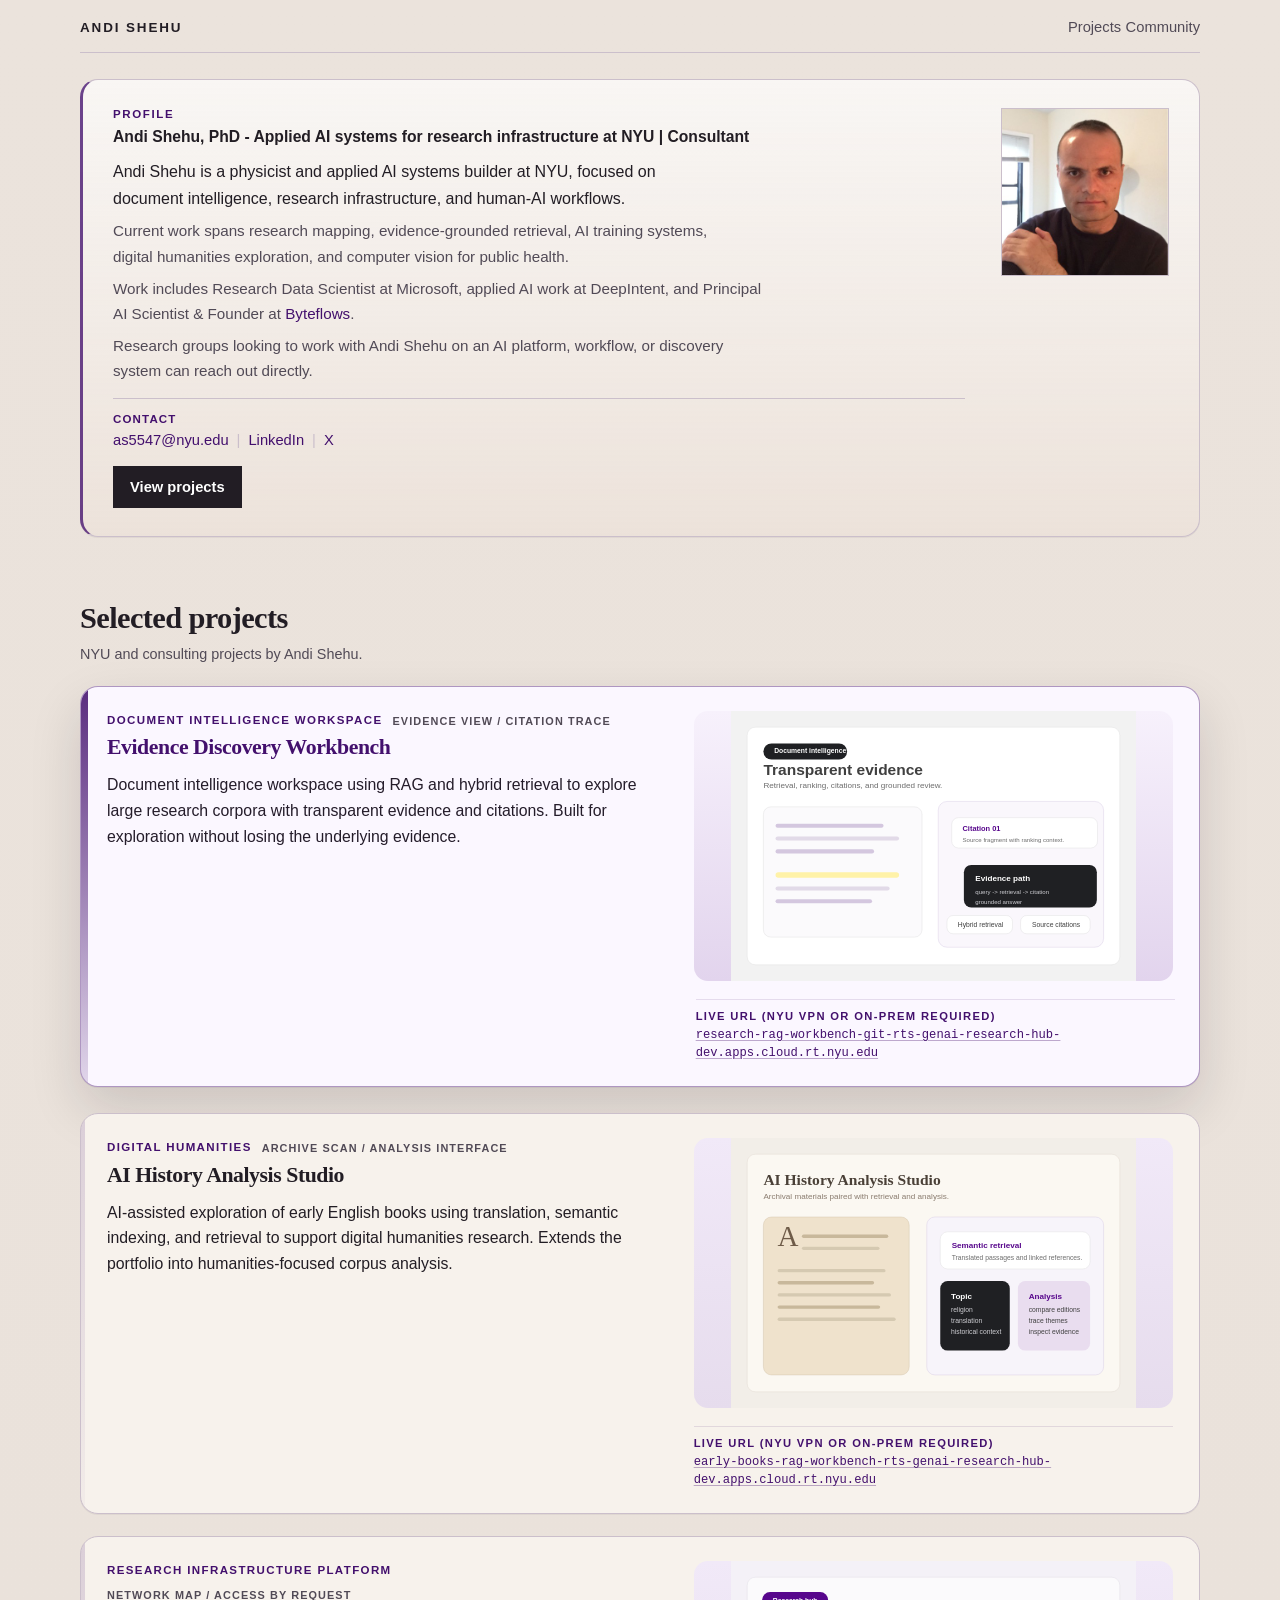
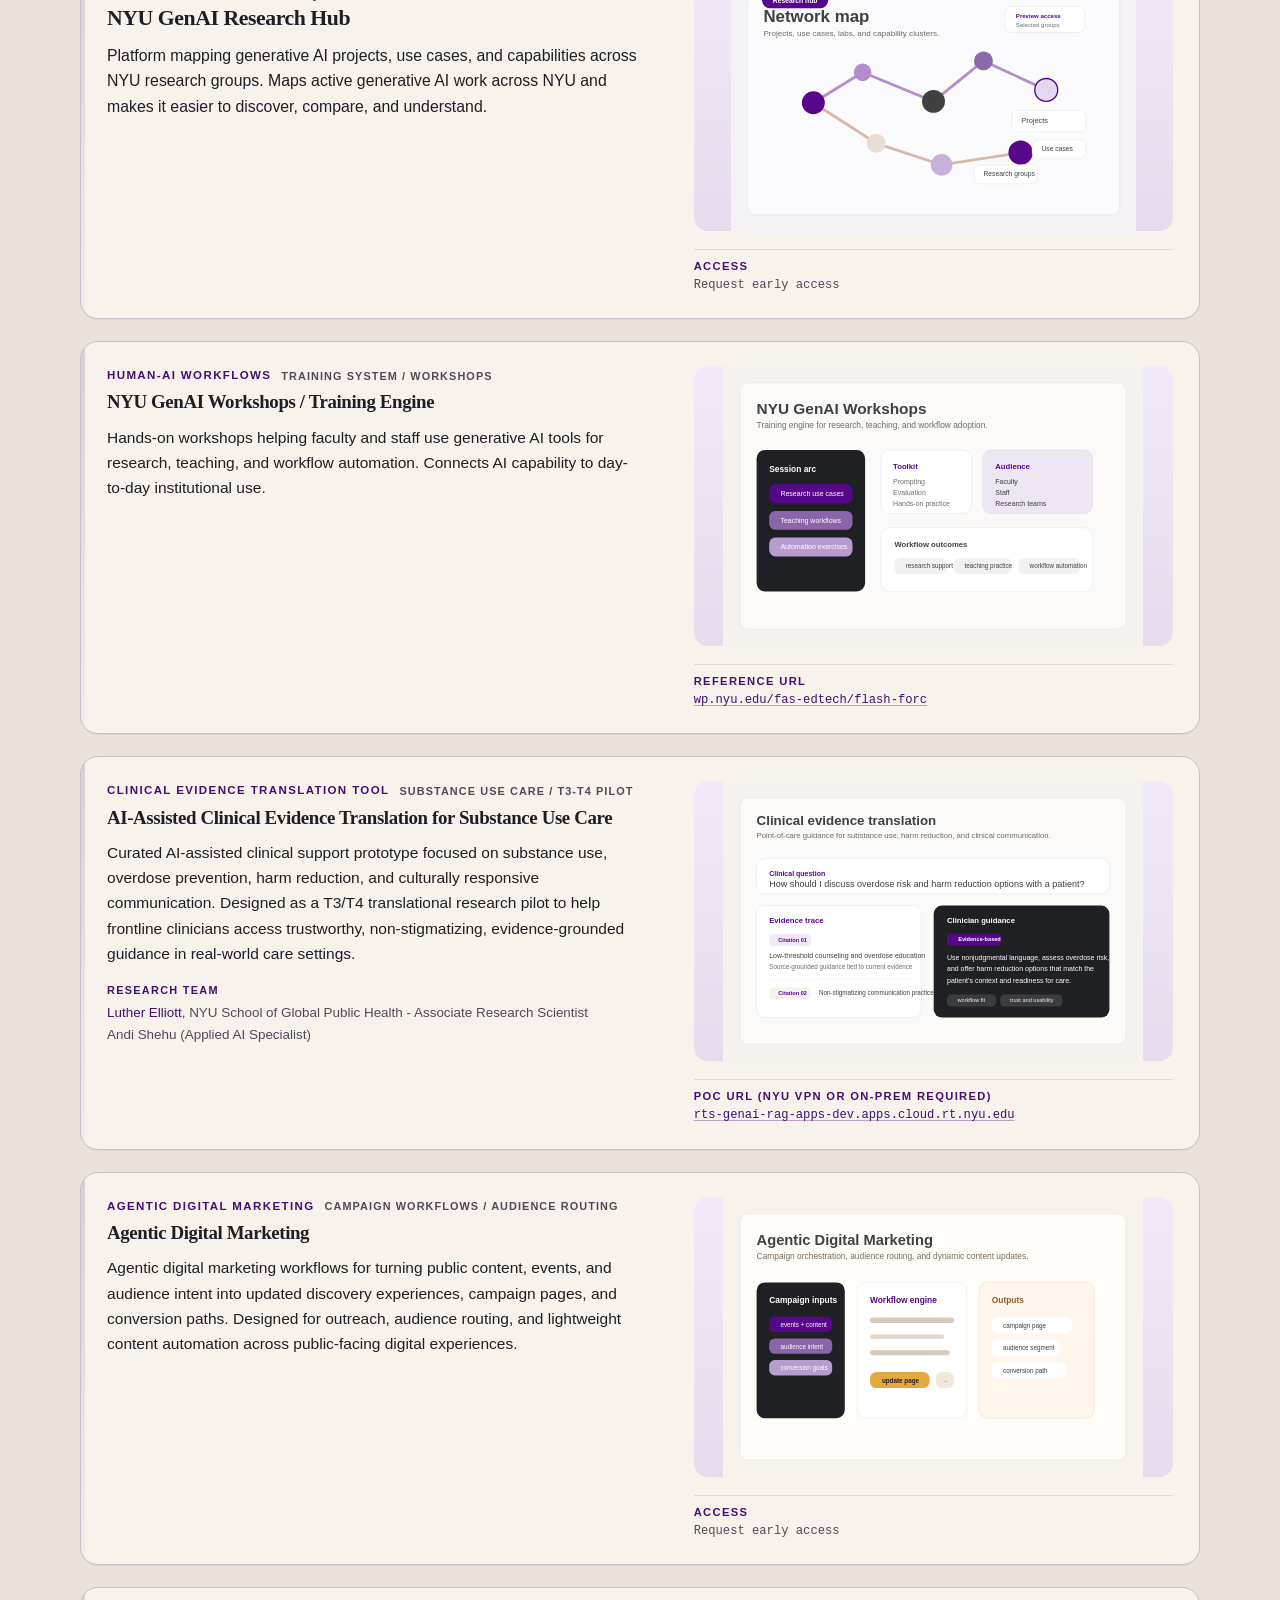
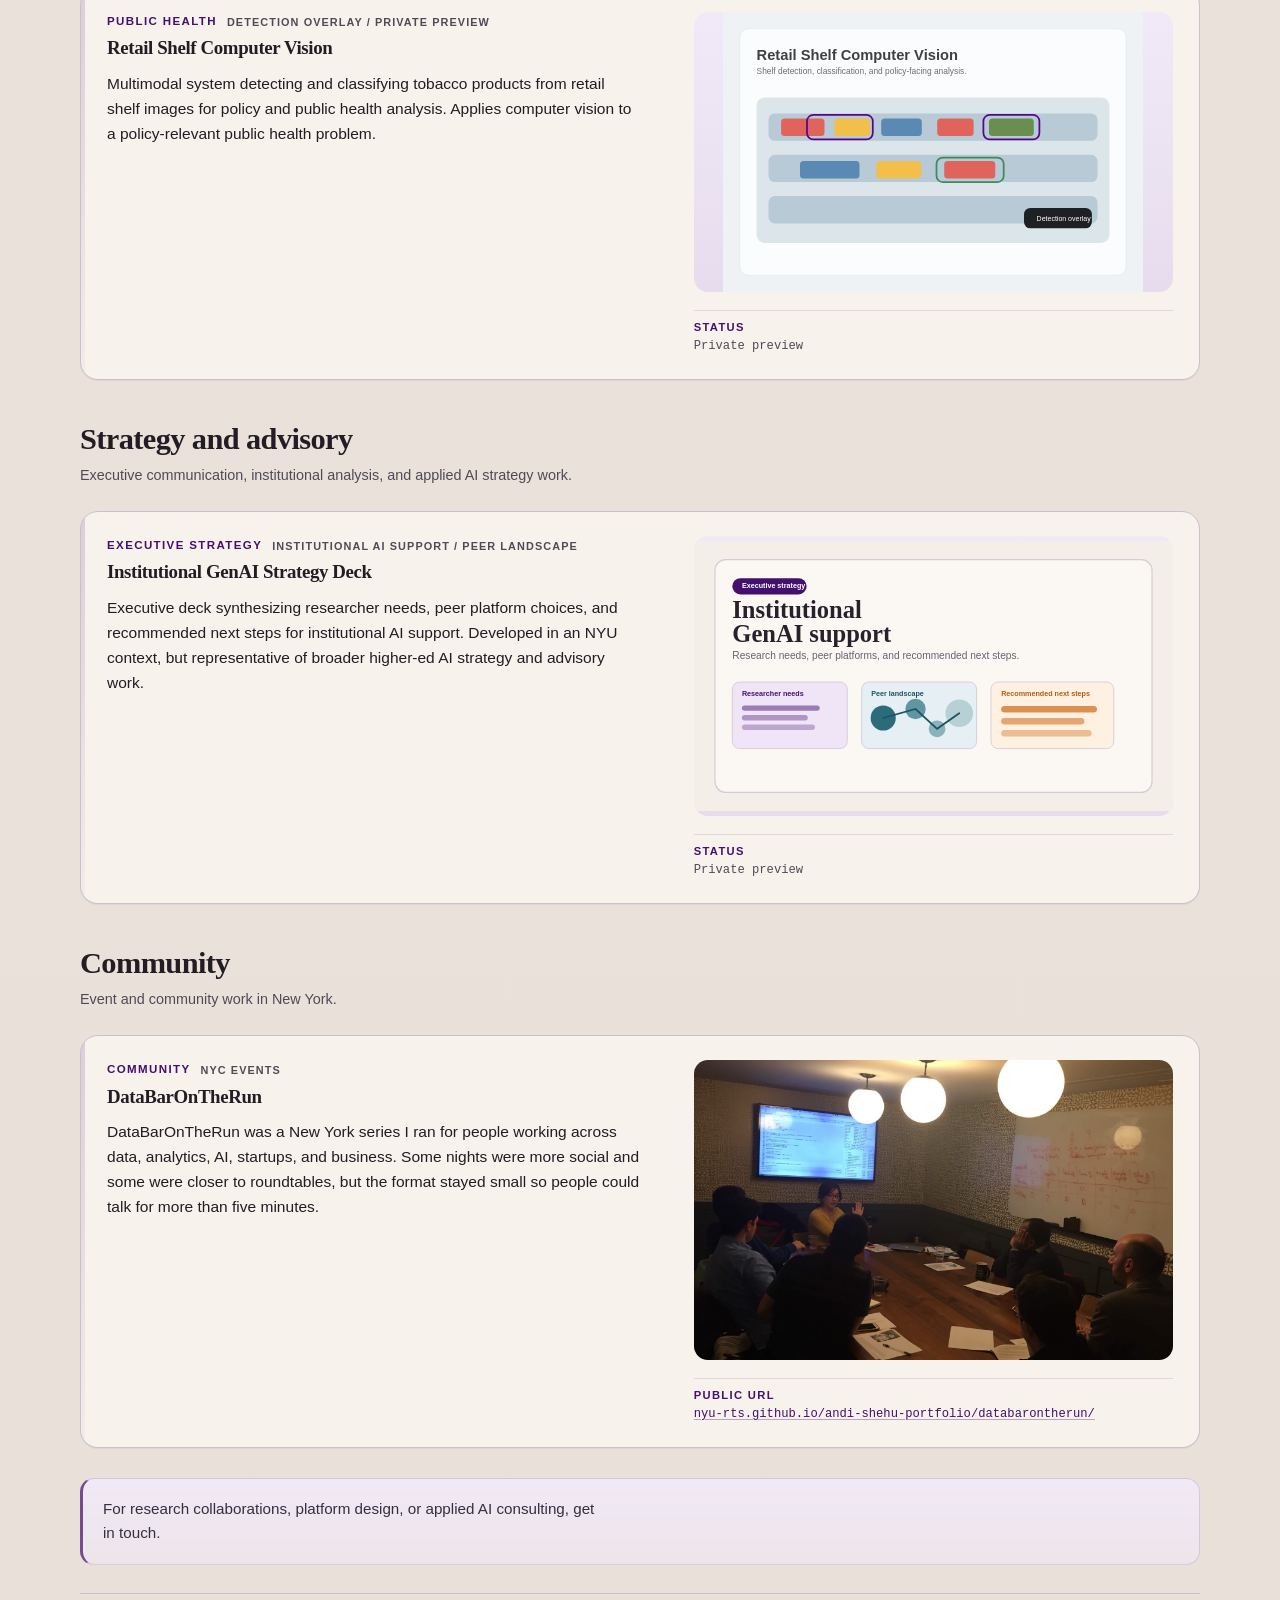
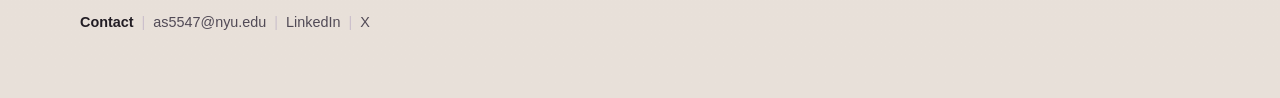
<file: index.html>
<!DOCTYPE html>
<html lang="en">
  <head>
    <meta charset="UTF-8" />
    <meta name="viewport" content="width=device-width, initial-scale=1.0" />
    <title>Andi Shehu, PhD | NYU Applied AI Systems and Research Infrastructure</title>
    <meta name="author" content="Andi Shehu" />
    <meta name="robots" content="index,follow,max-image-preview:large" />
    <meta
      name="description"
      content="Andi Shehu, PhD is an applied AI systems builder at NYU. Explore Andi Shehu's work in research infrastructure, document intelligence, human-AI workflows, and AI consulting."
    />
    <link rel="canonical" href="https://nyu-rts.github.io/andi-shehu-portfolio/" />
    <meta property="og:type" content="website" />
    <meta property="og:site_name" content="Andi Shehu" />
    <meta
      property="og:title"
      content="Andi Shehu, PhD | NYU Applied AI Systems and Research Infrastructure"
    />
    <meta
      property="og:description"
      content="Andi Shehu's NYU applied AI work spans research infrastructure, document intelligence, research platforms, and human-AI workflows."
    />
    <meta property="og:url" content="https://nyu-rts.github.io/andi-shehu-portfolio/" />
    <meta
      property="og:image"
      content="https://nyu-rts.github.io/andi-shehu-portfolio/og-image.svg"
    />
    <meta
      property="og:image:alt"
      content="Andi Shehu, PhD portfolio and NYU applied AI systems profile"
    />
    <meta name="twitter:card" content="summary_large_image" />
    <meta
      name="twitter:title"
      content="Andi Shehu, PhD | NYU Applied AI Systems and Research Infrastructure"
    />
    <meta
      name="twitter:description"
      content="Andi Shehu's NYU applied AI work spans research infrastructure, document intelligence, research platforms, and human-AI workflows."
    />
    <meta
      name="twitter:image"
      content="https://nyu-rts.github.io/andi-shehu-portfolio/og-image.svg"
    />
    <meta name="twitter:creator" content="@andeon_x" />
    <meta name="theme-color" content="#57068c" />
    <link rel="me" href="https://www.linkedin.com/in/andi-shehu/" />
    <link rel="me" href="https://x.com/andeon_x" />
    <link rel="me" href="https://www.byteflows.com/" />
    <script type="application/ld+json">
      {
        "@context": "https://schema.org",
        "@graph": [
          {
            "@type": "WebSite",
            "@id": "https://nyu-rts.github.io/andi-shehu-portfolio/#website",
            "url": "https://nyu-rts.github.io/andi-shehu-portfolio/",
            "name": "Andi Shehu",
            "publisher": {
              "@id": "https://nyu-rts.github.io/andi-shehu-portfolio/#person"
            }
          },
          {
            "@type": "Person",
            "@id": "https://nyu-rts.github.io/andi-shehu-portfolio/#person",
            "name": "Andi Shehu",
            "alternateName": "Andi Shehu, PhD",
            "givenName": "Andi",
            "familyName": "Shehu",
            "honorificSuffix": "PhD",
            "url": "https://nyu-rts.github.io/andi-shehu-portfolio/",
            "image": "https://nyu-rts.github.io/andi-shehu-portfolio/ashehu_pic.jpeg",
            "email": "mailto:as5547@nyu.edu",
            "jobTitle": "Applied AI systems consultant",
            "description": "Andi Shehu is an applied AI systems builder at NYU working on document intelligence, research infrastructure, human-AI workflows, and consulting for research teams.",
            "affiliation": {
              "@type": "Organization",
              "name": "New York University",
              "url": "https://www.nyu.edu/"
            },
            "worksFor": {
              "@type": "Organization",
              "name": "Byteflows",
              "url": "https://www.byteflows.com/"
            },
            "sameAs": [
              "https://www.linkedin.com/in/andi-shehu/",
              "https://x.com/andeon_x",
              "https://www.byteflows.com/"
            ],
            "knowsAbout": [
              "Applied AI systems",
              "Document intelligence",
              "Research infrastructure",
              "Human-AI workflows",
              "Retrieval-augmented generation",
              "Computer vision"
            ]
          }
        ]
      }
    </script>
    <link rel="stylesheet" href="./styles.css" />
    <script src="./script.js" defer></script>
  </head>
  <body>
    <div class="page-shell">
      <header class="site-header">
        <a class="brand" href="#top">Andi Shehu</a>
        <nav class="site-nav" aria-label="Primary">
          <a href="#projects">Projects</a>
          <a href="#community">Community</a>
        </nav>
      </header>

      <main id="top">
        <section class="intro">
          <div class="intro-layout">
            <div class="hero-copy">
              <p class="intro-kicker">Profile</p>
              <h1 class="page-name">Andi Shehu, PhD - Applied AI systems for research infrastructure at NYU | Consultant</h1>
              <p class="hero-text">
                Andi Shehu is a physicist and applied AI systems builder at
                NYU, focused on document intelligence, research infrastructure,
                and human-AI workflows.
              </p>
              <p class="hero-note">
                Current work spans research mapping, evidence-grounded
                retrieval, AI training systems, digital humanities exploration,
                and computer vision for public health.
              </p>
              <p class="hero-note hero-note-extended">
                Work includes Research Data Scientist at Microsoft, applied AI
                work at DeepIntent, and Principal AI Scientist & Founder at
                <a href="https://www.byteflows.com/" target="_blank" rel="noreferrer"
                  >Byteflows</a
                >.
              </p>
              <p class="hero-note hero-note-extended">
                Research groups looking to work with Andi Shehu on an AI
                platform, workflow, or discovery system can reach out directly.
              </p>
              <div class="contact-block">
                <p class="contact-label">Contact</p>
                <p class="contact-line">
                  <a href="mailto:as5547@nyu.edu">as5547@nyu.edu</a>
                  <span class="contact-separator">|</span>
                  <a href="https://www.linkedin.com/in/andi-shehu/" target="_blank" rel="noreferrer"
                    >LinkedIn</a
                  >
                  <span class="contact-separator">|</span>
                  <a href="https://x.com/andeon_x" target="_blank" rel="noreferrer">X</a>
                </p>
              </div>
              <div class="hero-actions">
                <a class="button button-primary" href="#projects">View projects</a>
              </div>
            </div>

            <figure class="intro-media">
              <img class="headshot" src="./ashehu_pic.jpeg" alt="Portrait of Andi Shehu" />
            </figure>
          </div>
        </section>

        <section class="section" id="projects">
          <div class="section-heading">
            <h2 class="section-title">Selected projects</h2>
            <p class="section-note">
              NYU and consulting projects by Andi Shehu.
            </p>
          </div>

          <div class="project-showcase">
            <article class="project-card project-card-featured">
              <figure class="project-media">
                <img
                  src="./project-visuals/evidence-workbench.svg?v=2"
                  alt="Abstract citation and evidence interface representing the Evidence Discovery Workbench"
                />
              </figure>
              <div class="project-copy">
                <div class="project-meta">
                  <div class="project-meta-line">
                    <p class="project-type">Document intelligence workspace</p>
                    <p class="project-visual-label">Evidence view / citation trace</p>
                  </div>
                  <h3 class="project-name">Evidence Discovery Workbench</h3>
                </div>
                <div class="project-content">
                  <p class="project-summary">
                    Document intelligence workspace using RAG and hybrid retrieval
                    to explore large research corpora with transparent evidence
                    and citations. Built for exploration without losing the
                    underlying evidence.
                  </p>
                </div>
              </div>
              <div class="project-links">
                <p class="project-url-label">Live URL (NYU VPN or on-prem required)</p>
                <a
                  class="project-url"
                  href="https://research-rag-workbench-git-rts-genai-research-hub-dev.apps.cloud.rt.nyu.edu/"
                  target="_blank"
                  rel="noreferrer"
                  >research-rag-workbench-git-rts-genai-research-hub-dev.apps.cloud.rt.nyu.edu</a
                >
              </div>
            </article>

            <article class="project-card project-card-featured">
              <figure class="project-media">
                <img
                  src="./project-visuals/history-analysis.svg"
                  alt="Abstract archival page and analysis interface representing the AI History Analysis Studio"
                />
              </figure>
              <div class="project-copy">
                <div class="project-meta">
                  <div class="project-meta-line">
                    <p class="project-type">Digital humanities</p>
                    <p class="project-visual-label">Archive scan / analysis interface</p>
                  </div>
                  <h3 class="project-name">AI History Analysis Studio</h3>
                </div>
                <div class="project-content">
                  <p class="project-summary">
                    AI-assisted exploration of early English books using
                    translation, semantic indexing, and retrieval to support
                    digital humanities research. Extends the portfolio into
                    humanities-focused corpus analysis.
                  </p>
                </div>
              </div>
              <div class="project-links">
                <p class="project-url-label">Live URL (NYU VPN or on-prem required)</p>
                <a
                  class="project-url"
                  href="https://early-books-rag-workbench-rts-genai-research-hub-dev.apps.cloud.rt.nyu.edu/"
                  target="_blank"
                  rel="noreferrer"
                  >early-books-rag-workbench-rts-genai-research-hub-dev.apps.cloud.rt.nyu.edu</a
                >
              </div>
            </article>

            <article class="project-card project-card-featured">
              <figure class="project-media">
                <img
                  src="./project-visuals/genai-hub.svg?v=3"
                  alt="Abstract network map representing the NYU GenAI Research Hub"
                />
              </figure>
              <div class="project-copy">
                <div class="project-meta">
                  <div class="project-meta-line">
                    <p class="project-type">Research infrastructure platform</p>
                    <p class="project-visual-label">Network map / access by request</p>
                  </div>
                  <h3 class="project-name">NYU GenAI Research Hub</h3>
                </div>
                <div class="project-content">
                  <p class="project-summary">
                    Platform mapping generative AI projects, use cases, and
                    capabilities across NYU research groups. Maps active
                    generative AI work across NYU and makes it easier to
                    discover, compare, and understand.
                  </p>
                </div>
              </div>
              <div class="project-links">
                <p class="project-url-label">Access</p>
                <span class="project-url project-url-muted">Request early access</span>
              </div>
            </article>
          </div>

          <div class="project-list-secondary">
            <article class="project-card project-card-secondary">
              <figure class="project-media">
                <img
                  src="./project-visuals/workshops-training.svg"
                  alt="Abstract workshop planning board representing the NYU GenAI Workshops and Training Engine"
                />
              </figure>
              <div class="project-copy">
                <div class="project-meta">
                  <div class="project-meta-line">
                    <p class="project-type">Human-AI workflows</p>
                    <p class="project-visual-label">Training system / workshops</p>
                  </div>
                  <h3 class="project-name">NYU GenAI Workshops / Training Engine</h3>
                </div>
                <div class="project-content">
                  <p class="project-summary">
                    Hands-on workshops helping faculty and staff use generative AI
                    tools for research, teaching, and workflow automation.
                    Connects AI capability to day-to-day institutional use.
                  </p>
                </div>
              </div>
              <div class="project-links">
                <p class="project-url-label">Reference URL</p>
                <a
                  class="project-url"
                  href="https://wp.nyu.edu/fas-edtech/2024/11/flash-forc-a-one-day-gen-ai-skills-opportunity-in-jterm/"
                  target="_blank"
                  rel="noreferrer"
                  >wp.nyu.edu/fas-edtech/flash-forc</a
                >
              </div>
            </article>

            <article class="project-card project-card-secondary">
              <figure class="project-media">
                <img
                  src="./project-visuals/rag-apps-poc.svg?v=2"
                  alt="Abstract clinical evidence translation interface representing an AI-assisted substance use care proof of concept"
                />
              </figure>
              <div class="project-copy">
                <div class="project-meta">
                  <div class="project-meta-line">
                    <p class="project-type">Clinical evidence translation tool</p>
                    <p class="project-visual-label">Substance use care / T3-T4 pilot</p>
                  </div>
                  <h3 class="project-name">
                    AI-Assisted Clinical Evidence Translation for Substance Use Care
                  </h3>
                </div>
                <div class="project-content">
                  <p class="project-summary">
                    Curated AI-assisted clinical support prototype focused on
                    substance use, overdose prevention, harm reduction, and
                    culturally responsive communication. Designed as a T3/T4
                    translational research pilot to help frontline clinicians
                    access trustworthy, non-stigmatizing, evidence-grounded
                    guidance in real-world care settings.
                  </p>
                  <div class="project-team">
                    <p class="project-team-label">Research team</p>
                    <p class="project-team-list">
                      <a
                        href="https://www.cduhr.org/profile/elliott-luther/"
                        target="_blank"
                        rel="noreferrer"
                        >Luther Elliott</a
                      >, NYU School of Global Public Health - Associate Research
                      Scientist
                      <br />
                      Andi Shehu (Applied AI Specialist)
                    </p>
                  </div>
                </div>
              </div>
              <div class="project-links">
                <p class="project-url-label">POC URL (NYU VPN or on-prem required)</p>
                <a
                  class="project-url"
                  href="https://rts-genai-rag-apps-dev-rts-genai-rag-apps-dev.apps.cloud.rt.nyu.edu/"
                  target="_blank"
                  rel="noreferrer"
                  >rts-genai-rag-apps-dev.apps.cloud.rt.nyu.edu</a
                >
              </div>
            </article>

            <article class="project-card project-card-secondary">
              <figure class="project-media">
                <img
                  src="./project-visuals/puppetfinder.svg?v=2"
                  alt="Abstract campaign and audience workflow representing agentic digital marketing"
                />
              </figure>
              <div class="project-copy">
                <div class="project-meta">
                  <div class="project-meta-line">
                    <p class="project-type">Agentic digital marketing</p>
                    <p class="project-visual-label">Campaign workflows / audience routing</p>
                  </div>
                  <h3 class="project-name">Agentic Digital Marketing</h3>
                </div>
                <div class="project-content">
                  <p class="project-summary">
                    Agentic digital marketing workflows for turning public
                    content, events, and audience intent into updated discovery
                    experiences, campaign pages, and conversion paths. Designed
                    for outreach, audience routing, and lightweight content
                    automation across public-facing digital experiences.
                  </p>
                </div>
              </div>
              <div class="project-links">
                <p class="project-url-label">Access</p>
                <span class="project-url project-url-muted">Request early access</span>
              </div>
            </article>

            <article class="project-card project-card-secondary">
              <figure class="project-media">
                <img
                  src="./project-visuals/retail-cv.svg"
                  alt="Abstract detection overlay representing the Retail Shelf Computer Vision project"
                />
              </figure>
              <div class="project-copy">
                <div class="project-meta">
                  <div class="project-meta-line">
                    <p class="project-type">Public health</p>
                    <p class="project-visual-label">Detection overlay / private preview</p>
                  </div>
                  <h3 class="project-name">Retail Shelf Computer Vision</h3>
                </div>
                <div class="project-content">
                  <p class="project-summary">
                    Multimodal system detecting and classifying tobacco products
                    from retail shelf images for policy and public health analysis.
                    Applies computer vision to a policy-relevant public health
                    problem.
                  </p>
                </div>
              </div>
              <div class="project-links">
                <p class="project-url-label">Status</p>
                <span class="project-url project-url-muted">Private preview</span>
              </div>
            </article>
          </div>
        </section>

        <section class="section" id="strategy">
          <div class="section-heading">
            <h2 class="section-title">Strategy and advisory</h2>
            <p class="section-note">
              Executive communication, institutional analysis, and applied AI strategy work.
            </p>
          </div>

          <div class="project-list-secondary">
            <article class="project-card project-card-secondary">
              <figure class="project-media">
                <img
                  src="./project-visuals/executive-deck.svg"
                  alt="Abstract executive presentation layout representing an institutional GenAI strategy deck"
                />
              </figure>
              <div class="project-copy">
                <div class="project-meta">
                  <div class="project-meta-line">
                    <p class="project-type">Executive strategy</p>
                    <p class="project-visual-label">Institutional AI support / peer landscape</p>
                  </div>
                  <h3 class="project-name">Institutional GenAI Strategy Deck</h3>
                </div>
                <div class="project-content">
                  <p class="project-summary">
                    Executive deck synthesizing researcher needs, peer platform
                    choices, and recommended next steps for institutional AI
                    support. Developed in an NYU context, but representative of
                    broader higher-ed AI strategy and advisory work.
                  </p>
                </div>
              </div>
              <div class="project-links">
                <p class="project-url-label">Status</p>
                <span class="project-url project-url-muted">Private preview</span>
              </div>
            </article>
          </div>
        </section>

        <section class="section" id="community">
          <div class="section-heading">
            <h2 class="section-title">Community</h2>
            <p class="section-note">
              Event and community work in New York.
            </p>
          </div>

          <div class="project-list-secondary">
            <article class="project-card project-card-secondary project-card-photo">
              <figure class="project-media">
                <img
                  src="./databarontherun/images/databarontherun-roundtable-session.jpg"
                  alt="Roundtable session from DataBarOnTheRun in NYC"
                />
              </figure>
              <div class="project-copy">
                <div class="project-meta">
                  <div class="project-meta-line">
                    <p class="project-type">Community</p>
                    <p class="project-visual-label">NYC events</p>
                  </div>
                  <h3 class="project-name">DataBarOnTheRun</h3>
                </div>
                <div class="project-content">
                  <p class="project-summary">
                    DataBarOnTheRun was a New York series I ran for people
                    working across data, analytics, AI, startups, and business.
                    Some nights were more social and some were closer to
                    roundtables, but the format stayed small so people could
                    talk for more than five minutes.
                  </p>
                </div>
              </div>
              <div class="project-links">
                <p class="project-url-label">Public URL</p>
                <a class="project-url" href="./databarontherun/">nyu-rts.github.io/andi-shehu-portfolio/databarontherun/</a>
              </div>
            </article>
          </div>
        </section>

        <section class="closing-note" aria-label="Closing note">
          <p class="closing-line">
            For research collaborations, platform design, or applied AI consulting, get in touch.
          </p>
        </section>

        <footer class="site-footer">
          <p class="footer-line">
            <span class="footer-label">Contact</span>
            <span class="contact-separator">|</span>
            <a href="mailto:as5547@nyu.edu">as5547@nyu.edu</a>
            <span class="contact-separator">|</span>
            <a href="https://www.linkedin.com/in/andi-shehu/" target="_blank" rel="noreferrer"
              >LinkedIn</a
            >
            <span class="contact-separator">|</span>
            <a href="https://x.com/andeon_x" target="_blank" rel="noreferrer">X</a>
          </p>
        </footer>
      </main>
    </div>
  </body>
</html>
</file>
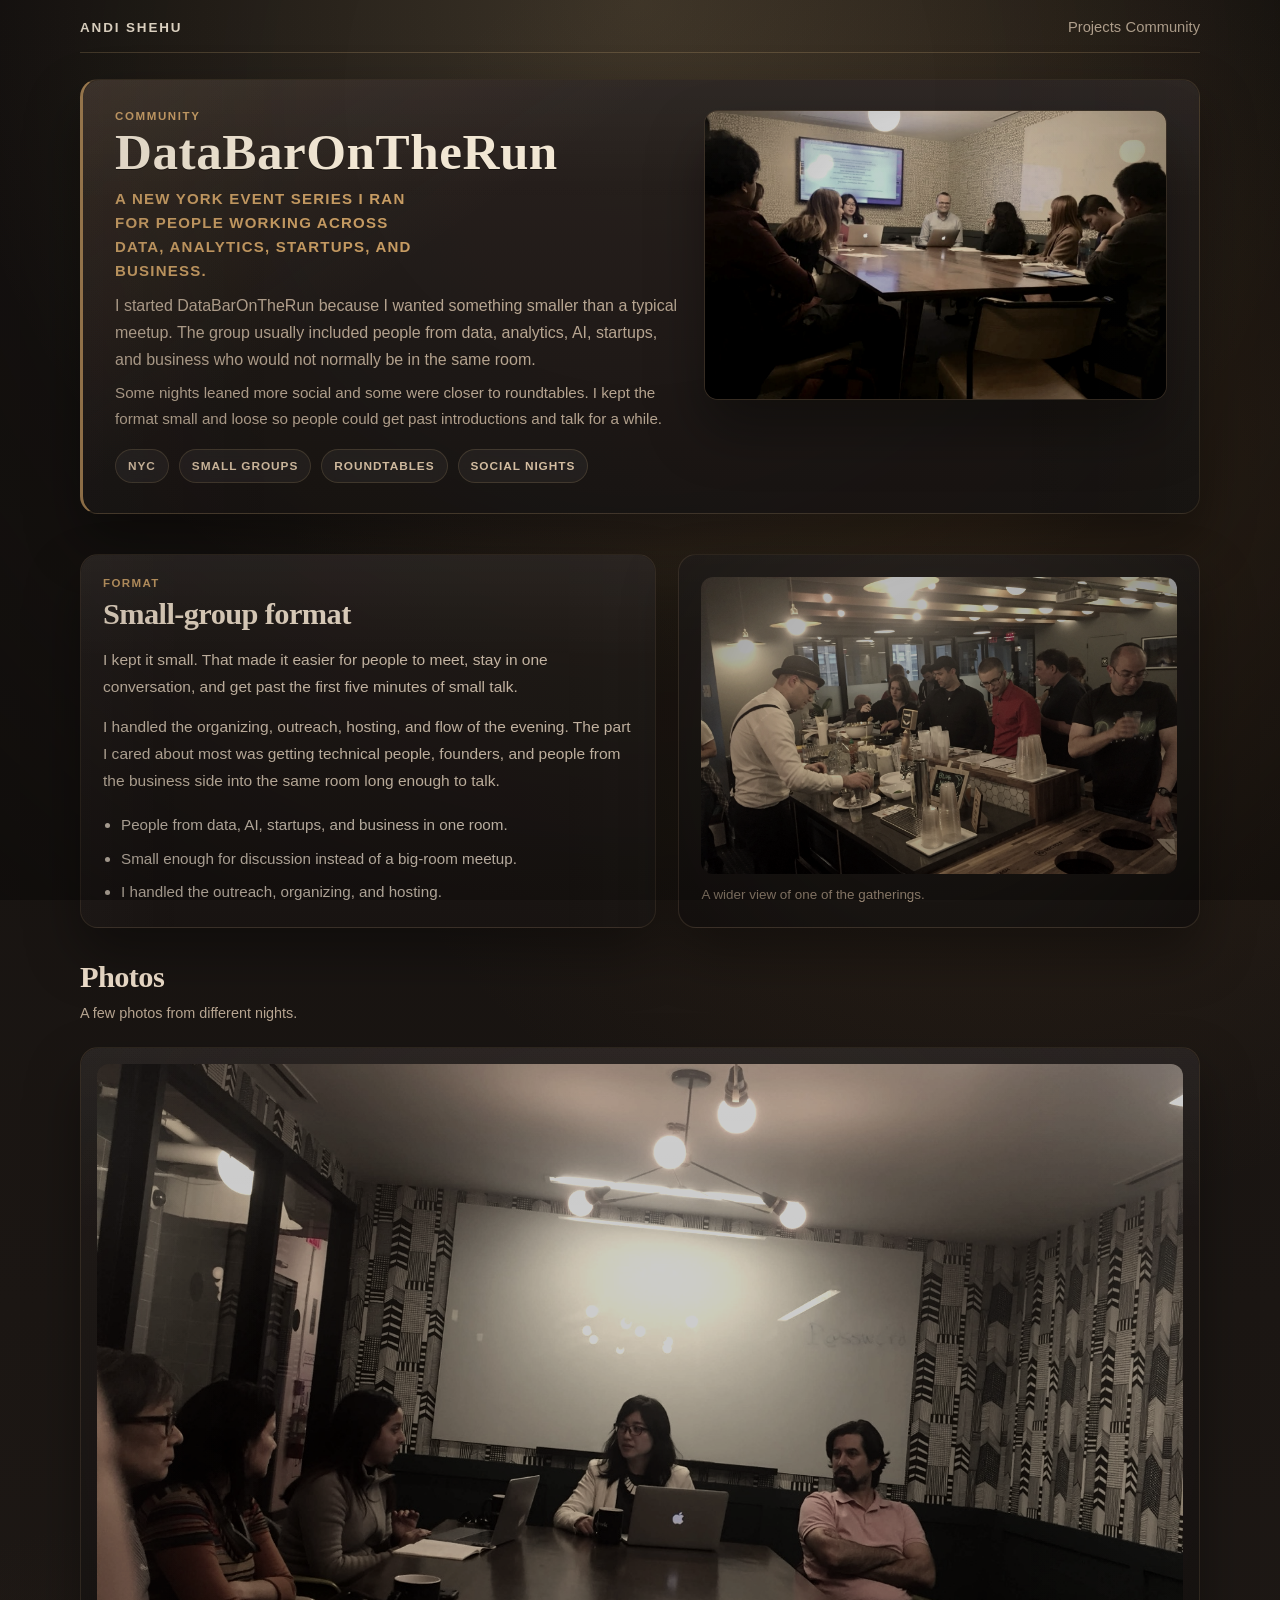
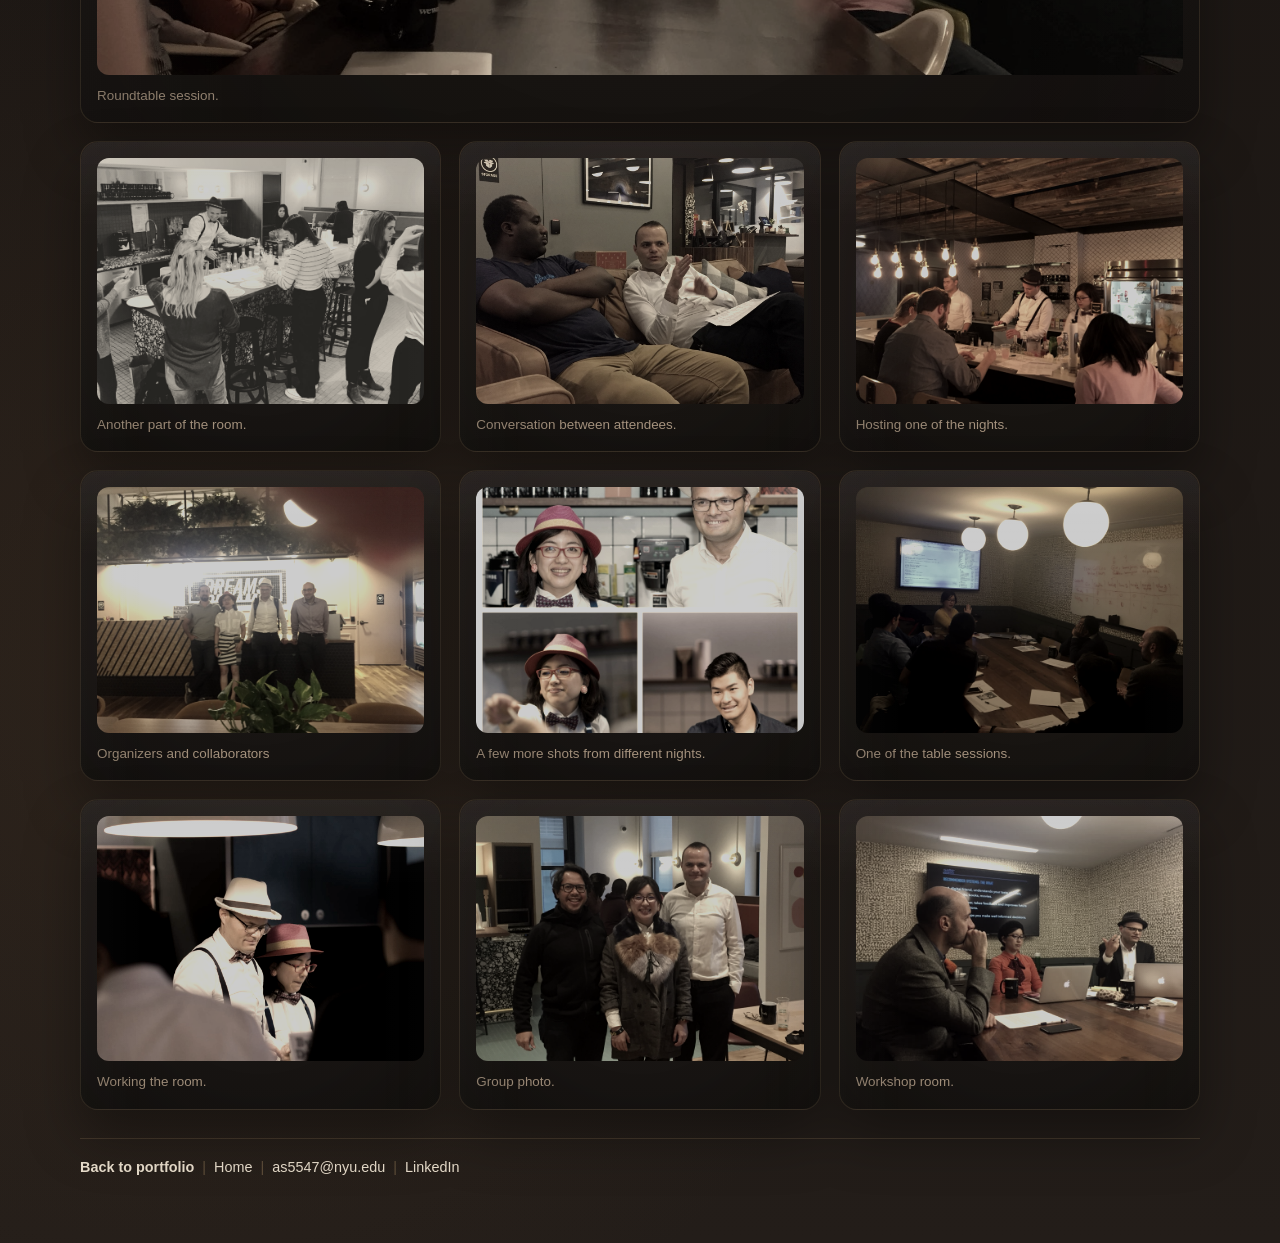
<file: databarontherun/index.html>
<!DOCTYPE html>
<html lang="en">
  <head>
    <meta charset="UTF-8" />
    <meta name="viewport" content="width=device-width, initial-scale=1.0" />
    <title>DataBarOnTheRun | Andi Shehu</title>
    <meta
      name="description"
      content="Photos from DataBarOnTheRun, a New York event series run by Andi Shehu for people working across data, analytics, AI, startups, and business."
    />
    <link
      rel="canonical"
      href="https://nyu-rts.github.io/andi-shehu-portfolio/databarontherun/"
    />
    <meta property="og:type" content="article" />
    <meta property="og:site_name" content="Andi Shehu" />
    <meta property="og:title" content="DataBarOnTheRun | Andi Shehu" />
    <meta
      property="og:description"
      content="A New York event series run by Andi Shehu for people working across data, analytics, AI, startups, and business."
    />
    <meta
      property="og:url"
      content="https://nyu-rts.github.io/andi-shehu-portfolio/databarontherun/"
    />
    <meta
      property="og:image"
      content="https://nyu-rts.github.io/andi-shehu-portfolio/databarontherun/images/databarontherun-roundtable-room.jpg"
    />
    <meta
      property="og:image:alt"
      content="Wider roundtable view from a DataBarOnTheRun session"
    />
    <meta name="twitter:card" content="summary_large_image" />
    <meta name="twitter:title" content="DataBarOnTheRun | Andi Shehu" />
    <meta
      name="twitter:description"
      content="Photos from a New York event series for people working across data, analytics, AI, startups, and business."
    />
    <meta
      name="twitter:image"
      content="https://nyu-rts.github.io/andi-shehu-portfolio/databarontherun/images/databarontherun-roundtable-room.jpg"
    />
    <meta name="theme-color" content="#171311" />
    <link rel="stylesheet" href="../styles.css" />
    <link rel="stylesheet" href="./styles.css" />
  </head>
  <body>
    <div class="page-shell">
      <header class="site-header">
        <a class="brand" href="../index.html">Andi Shehu</a>
        <nav class="site-nav" aria-label="Primary">
          <a href="../index.html#projects">Projects</a>
          <a href="../index.html#community">Community</a>
        </nav>
      </header>

      <main id="top" class="story-page">
        <section class="intro story-intro">
          <div class="story-hero">
            <div class="story-copy">
              <p class="intro-kicker">Community</p>
              <h1 class="story-title">DataBarOnTheRun</h1>
              <p class="story-deck">
                A New York event series I ran for people working across
                data, analytics, startups, and business.
              </p>
              <p class="hero-text">
                I started DataBarOnTheRun because I wanted something smaller
                than a typical meetup. The group usually included people from
                data, analytics, AI, startups, and business who would not
                normally be in the same room.
              </p>
              <p class="hero-note">
                Some nights leaned more social and some were closer to
                roundtables. I kept the format small and loose so people could
                get past introductions and talk for a while.
              </p>
              <div class="story-pill-row" aria-label="Highlights">
                <span class="story-pill">NYC</span>
                <span class="story-pill">Small groups</span>
                <span class="story-pill">Roundtables</span>
                <span class="story-pill">Social nights</span>
              </div>
            </div>

            <figure class="story-hero-media">
              <img
                src="./images/databarontherun-roundtable-room.jpg"
                alt="Wider roundtable view from a DataBarOnTheRun session"
              />
            </figure>
          </div>
        </section>

        <section class="section story-section">
          <div class="story-grid">
            <article class="story-panel story-panel-copy">
              <p class="story-panel-label">Format</p>
              <h2 class="section-title">Small-group format</h2>
              <p class="story-paragraph">
                I kept it small. That made it easier for
                people to meet, stay in one conversation, and get past the
                first five minutes of small talk.
              </p>
              <p class="story-paragraph">
                I handled the organizing, outreach, hosting, and flow of the
                evening. The part I cared about most was getting technical
                people, founders, and people from the business side into the
                same room long enough to talk.
              </p>
              <ul class="story-list">
                <li>People from data, AI, startups, and business in one room.</li>
                <li>Small enough for discussion instead of a big-room meetup.</li>
                <li>I handled the outreach, organizing, and hosting.</li>
              </ul>
            </article>

            <figure class="story-panel story-panel-photo">
              <img
                src="./images/databarontherun-community-mixer.jpg"
                alt="DataBarOnTheRun community mixer with attendees gathered around the event space in NYC"
              />
              <figcaption>
                A wider view of one of the gatherings.
              </figcaption>
            </figure>
          </div>
        </section>

        <section class="section story-section">
          <div class="section-heading">
            <h2 class="section-title">Photos</h2>
            <p class="section-note">
              A few photos from different nights.
            </p>
          </div>

          <div class="story-gallery">
            <figure class="story-gallery-card story-gallery-card-featured">
              <img
                src="./images/databarontherun-group-discussion.jpg"
                alt="Small group discussion in a meeting room during a DataBarOnTheRun event"
              />
              <figcaption>
                Roundtable session.
              </figcaption>
            </figure>

            <figure class="story-gallery-card">
              <img
                src="./images/databarontherun-monochrome-room.jpg"
                alt="Monochrome scene of attendees gathered around a DataBarOnTheRun room"
              />
              <figcaption>
                Another part of the room.
              </figcaption>
            </figure>

            <figure class="story-gallery-card">
              <img
                src="./images/databarontherun-couch-conversation.jpg"
                alt="Two attendees in conversation during a DataBarOnTheRun gathering"
              />
              <figcaption>
                Conversation between attendees.
              </figcaption>
            </figure>

            <figure class="story-gallery-card">
              <img
                src="./images/databarontherun-hosting-event.jpg"
                alt="DataBarOnTheRun host facilitating an event with attendees nearby"
              />
              <figcaption>
                Hosting one of the nights.
              </figcaption>
            </figure>

            <figure class="story-gallery-card">
              <img
                src="./images/databarontherun-organizer-team.jpg"
                alt="Organizers and collaborators gathered at a DataBarOnTheRun venue"
              />
              <figcaption>
                Organizers and collaborators
              </figcaption>
            </figure>

            <figure class="story-gallery-card">
              <img
                src="./images/databarontherun-collage.jpg"
                alt="Collage of hosts and attendees from DataBarOnTheRun"
              />
              <figcaption>
                A few more shots from different nights.
              </figcaption>
            </figure>

            <figure class="story-gallery-card">
              <img
                src="./images/databarontherun-roundtable-session.jpg"
                alt="Roundtable session from DataBarOnTheRun in NYC"
              />
              <figcaption>
                One of the table sessions.
              </figcaption>
            </figure>

            <figure class="story-gallery-card">
              <img
                src="./images/databarontherun-host-in-action.jpg"
                alt="Host in action during a DataBarOnTheRun session"
              />
              <figcaption>
                Working the room.
              </figcaption>
            </figure>

            <figure class="story-gallery-card">
              <img
                src="./images/databarontherun-community-portrait.jpg"
                alt="Community portrait from a DataBarOnTheRun event"
              />
              <figcaption>
                Group photo.
              </figcaption>
            </figure>

            <figure class="story-gallery-card">
              <img
                src="./images/databarontherun-workshop-session.jpg"
                alt="Workshop-style discussion during a DataBarOnTheRun event"
              />
              <figcaption>
                Workshop room.
              </figcaption>
            </figure>
          </div>
        </section>

        <footer class="site-footer">
          <p class="footer-line">
            <a class="footer-label" href="../index.html#community">Back to portfolio</a>
            <span class="contact-separator">|</span>
            <a href="../index.html">Home</a>
            <span class="contact-separator">|</span>
            <a href="mailto:as5547@nyu.edu">as5547@nyu.edu</a>
            <span class="contact-separator">|</span>
            <a href="https://www.linkedin.com/in/andi-shehu/" target="_blank" rel="noreferrer"
              >LinkedIn</a
            >
          </p>
        </footer>
      </main>
    </div>
  </body>
</html>
</file>
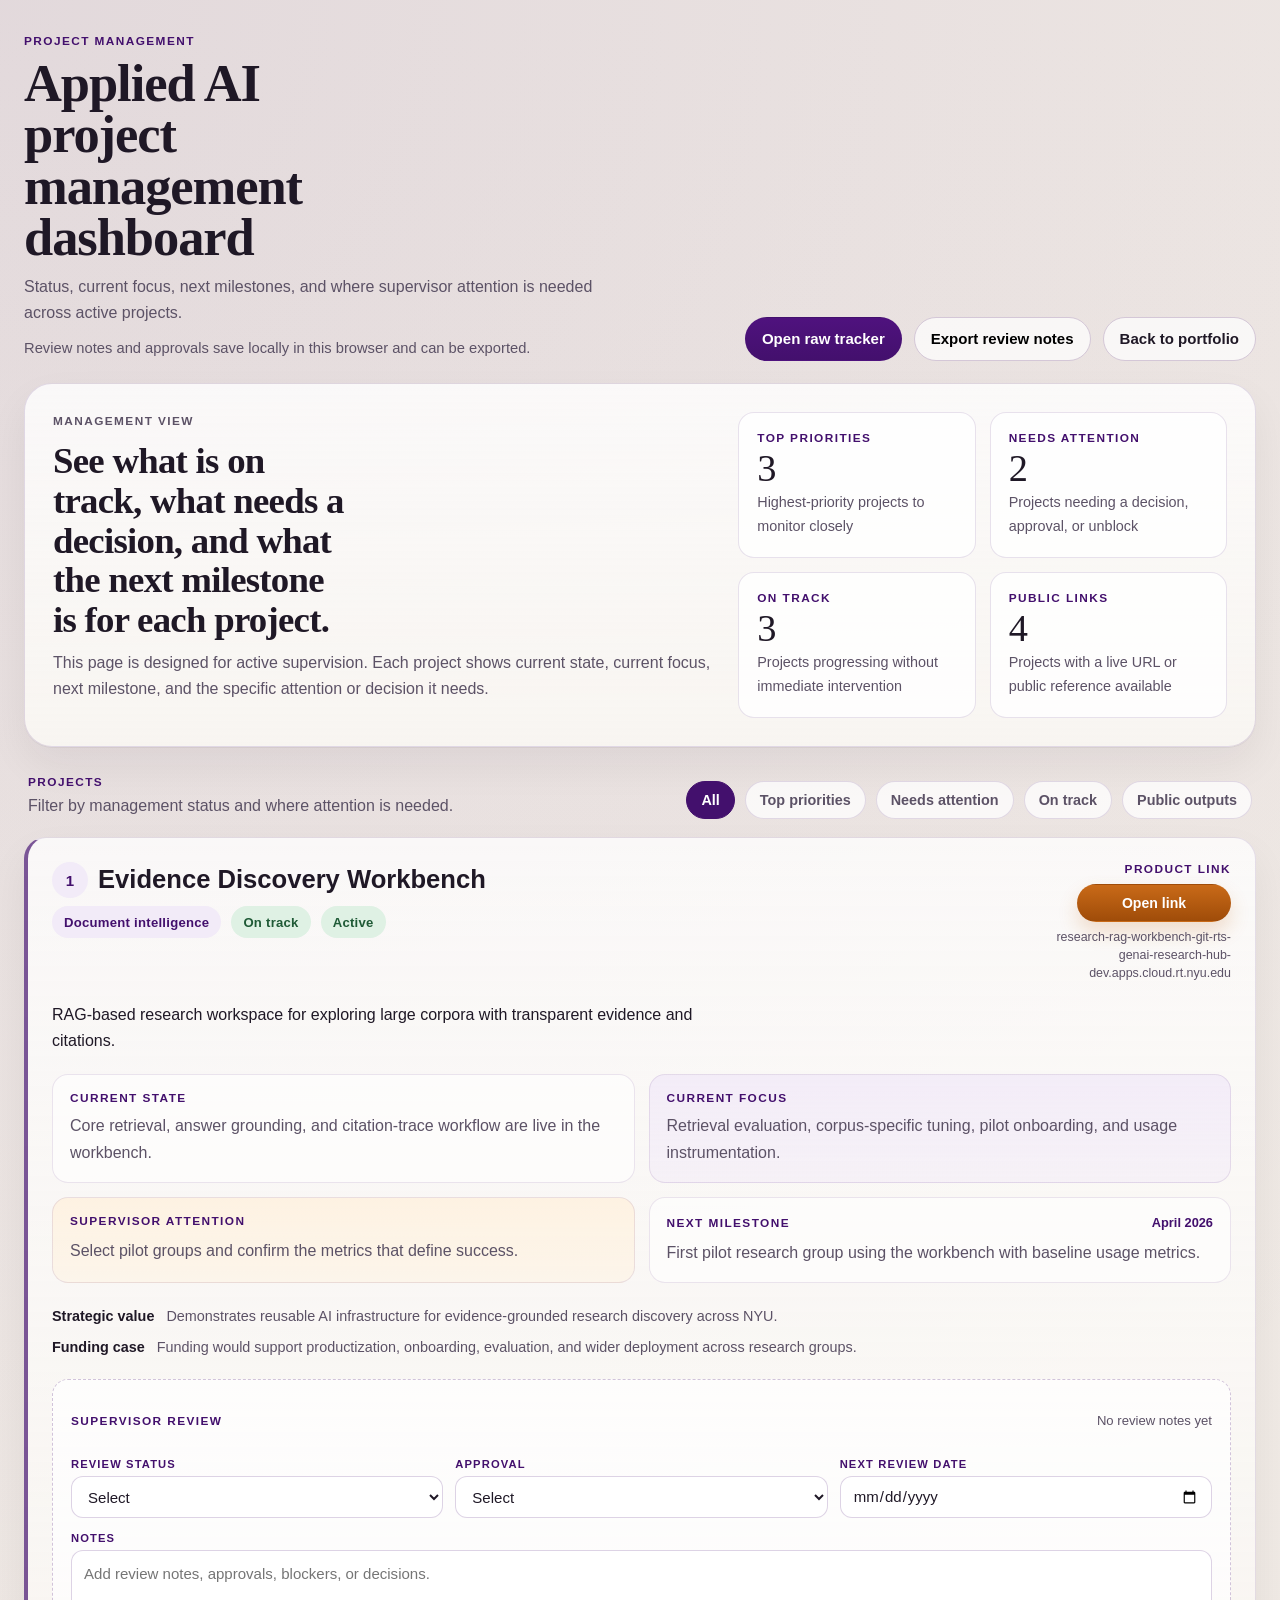
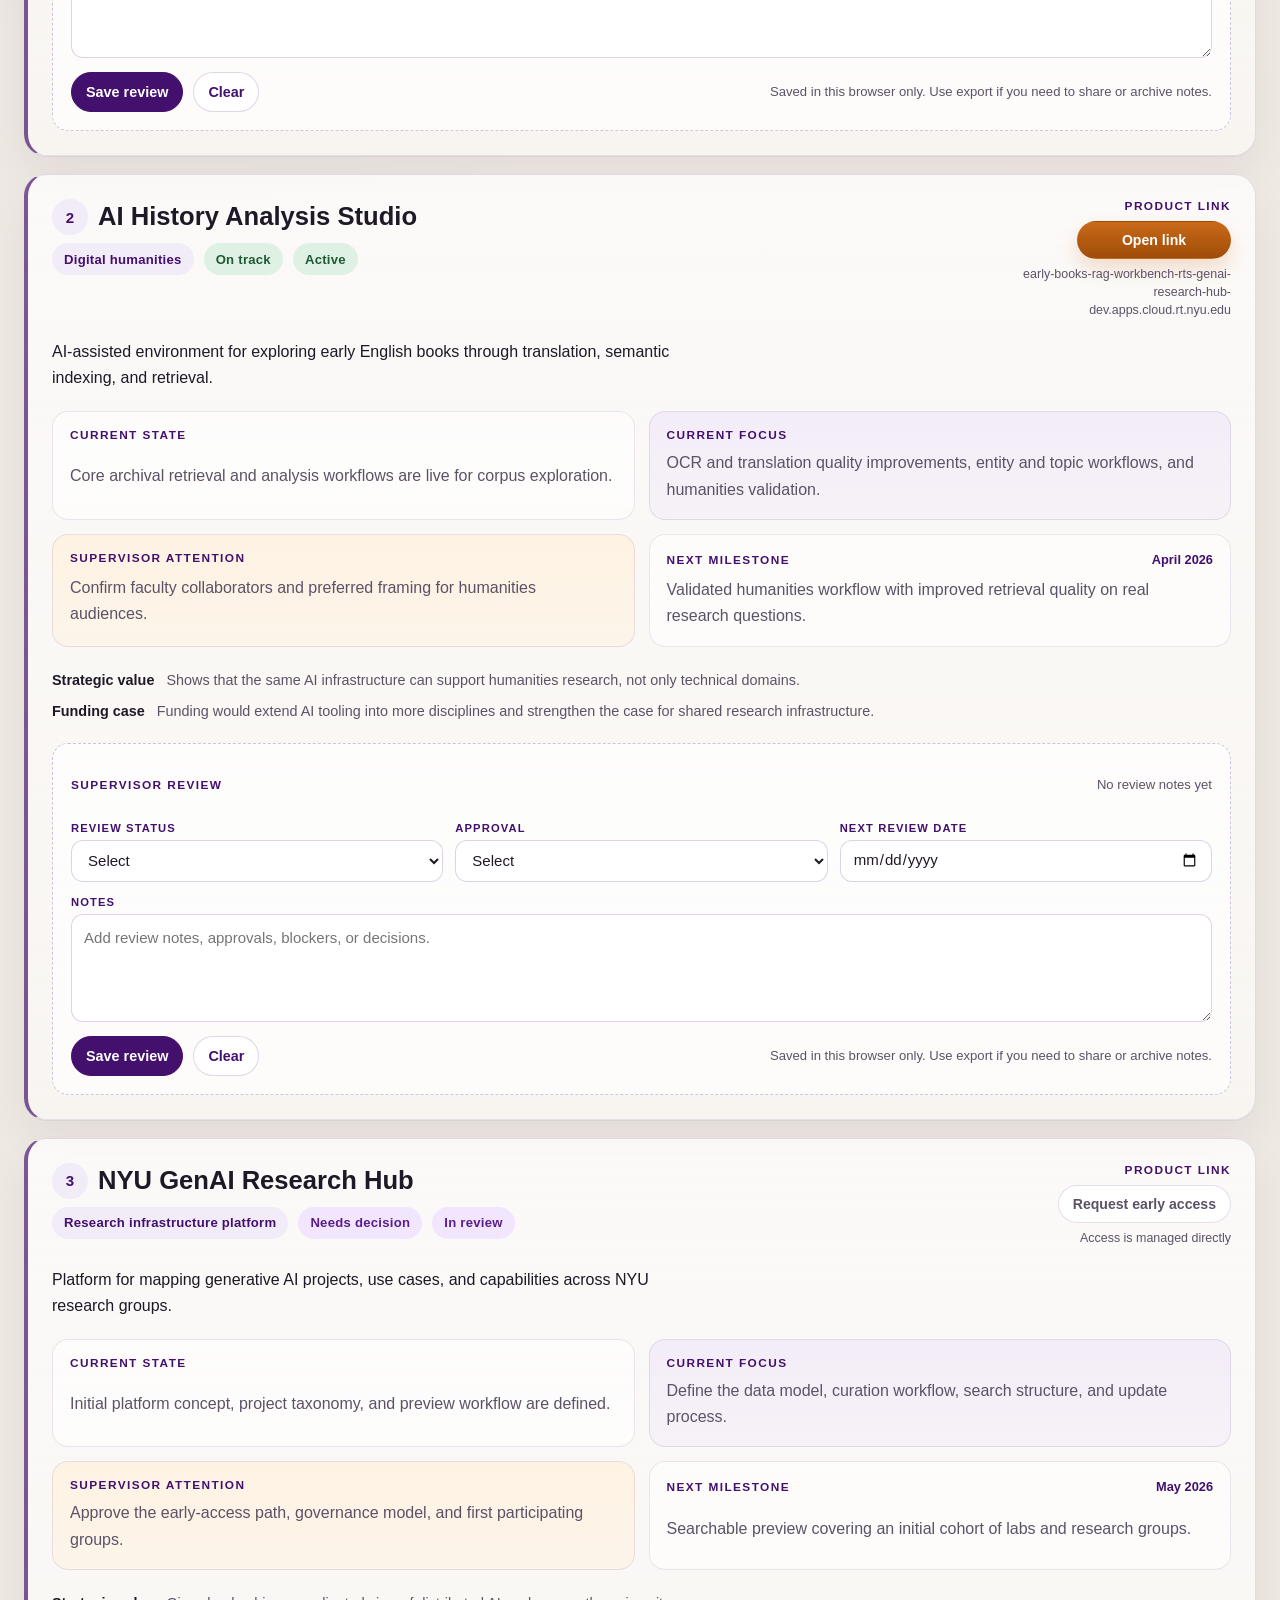
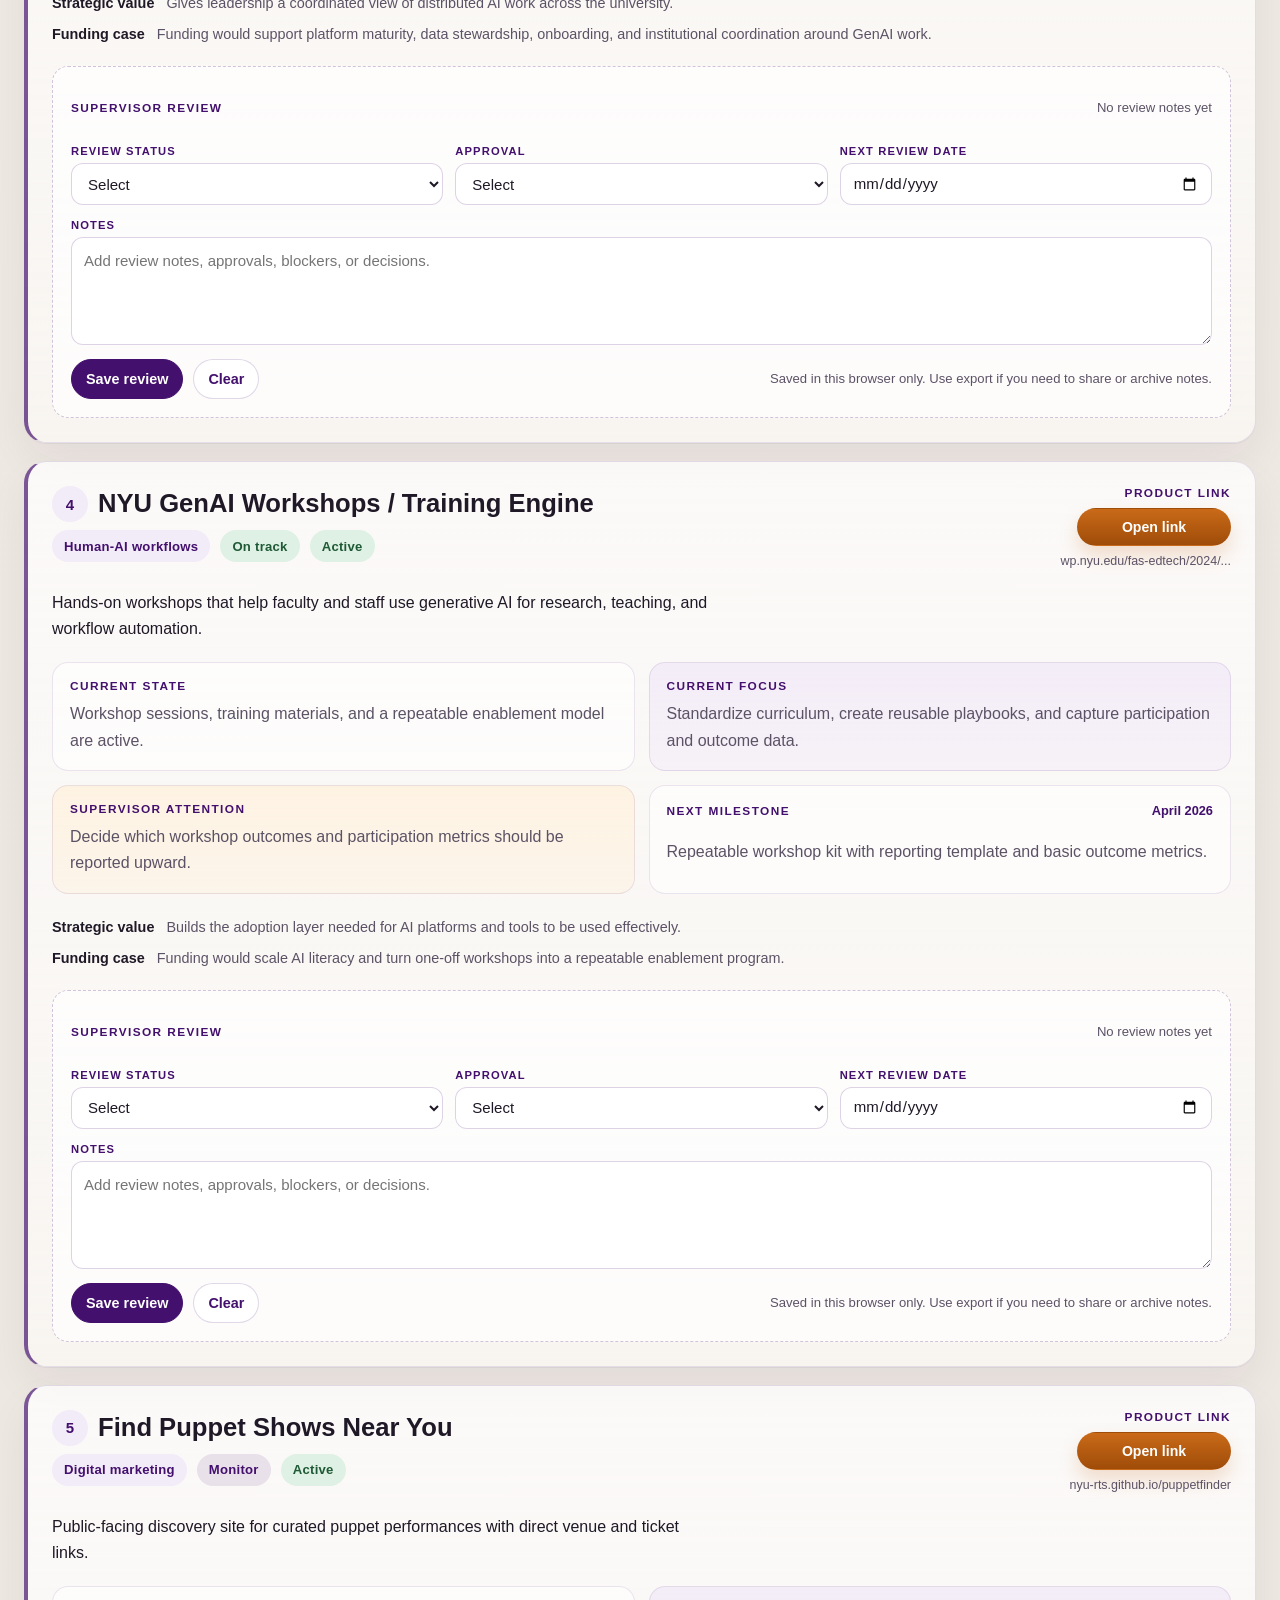
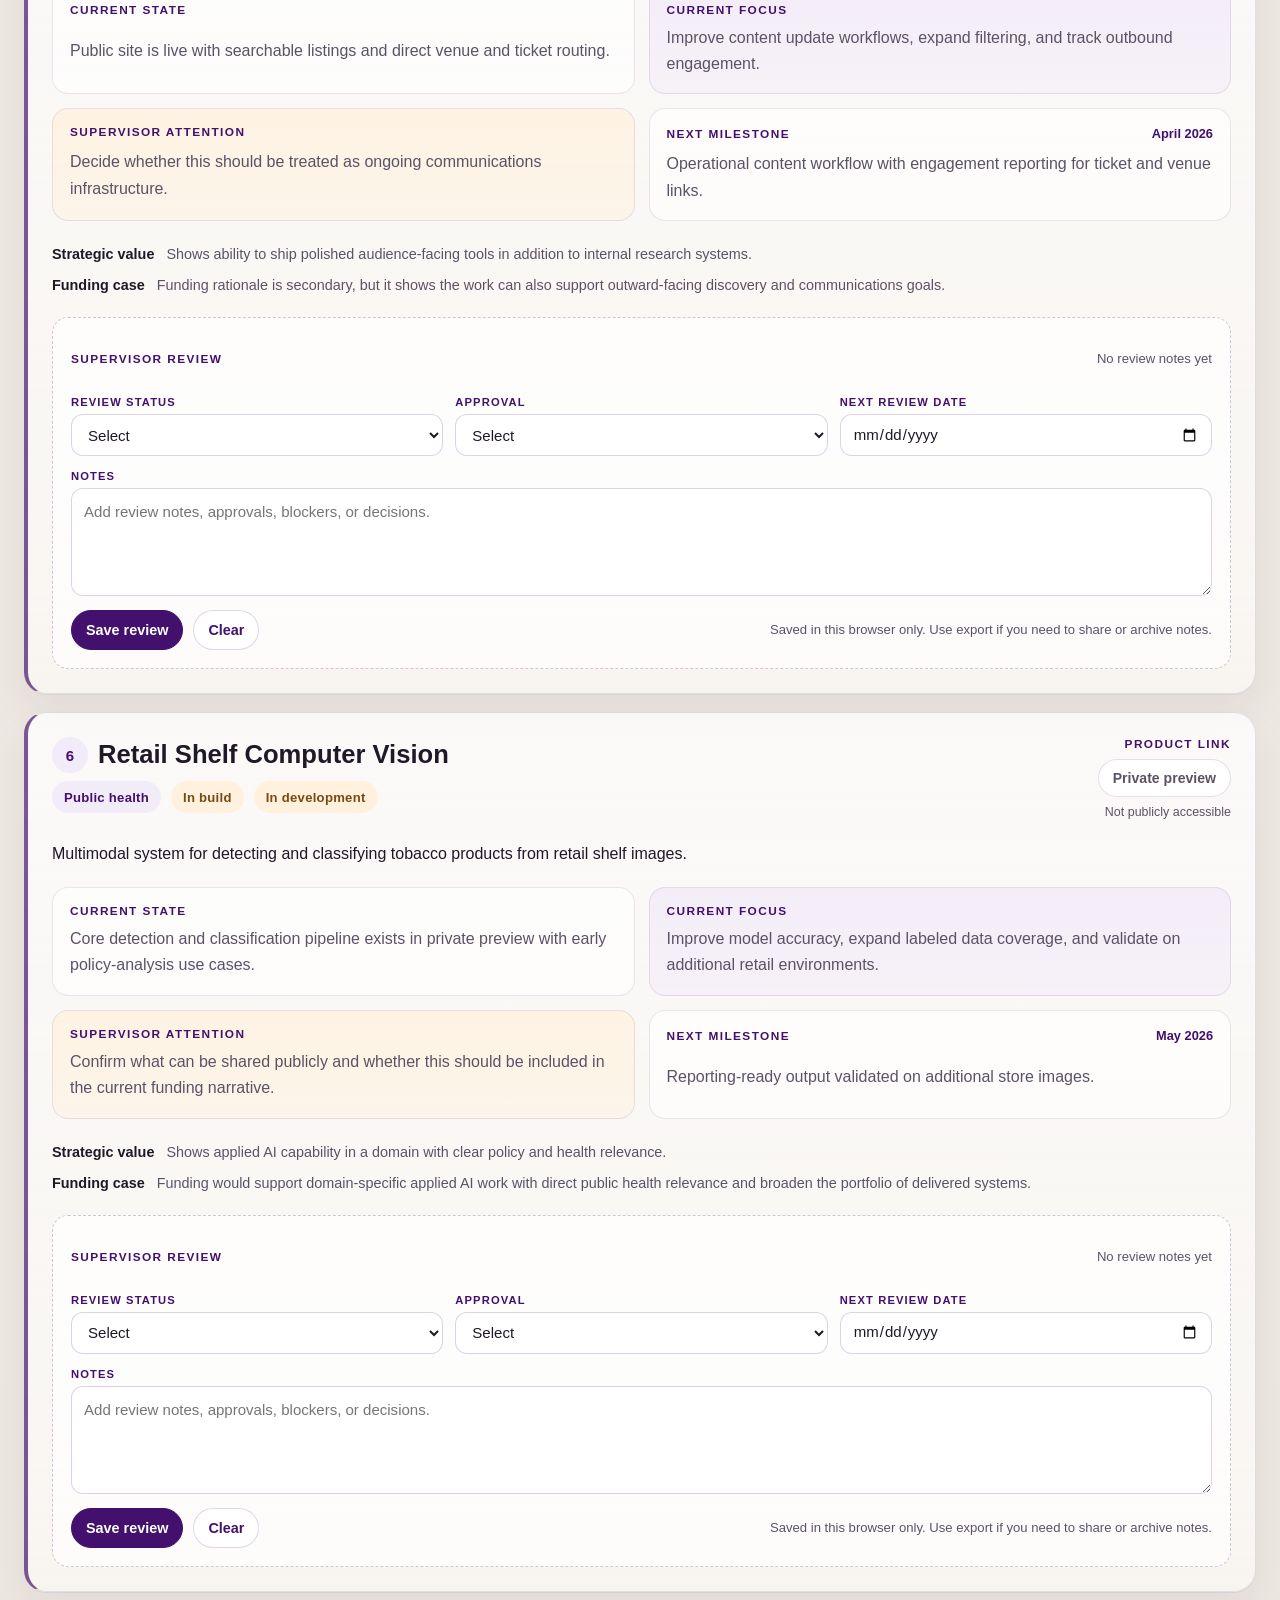
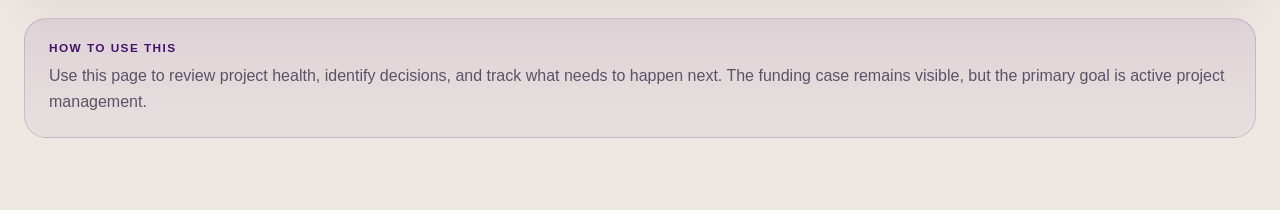
<file: supervisor-dashboard.html>
<!DOCTYPE html>
<html lang="en">
  <head>
    <meta charset="UTF-8" />
    <meta name="viewport" content="width=device-width, initial-scale=1.0" />
    <title>Applied AI Project Management Dashboard | Andi Shehu</title>
    <meta
      name="description"
      content="Applied AI project management dashboard for Andi Shehu's NYU and consulting work, including status, current focus, milestones, supervisor attention, and funding case."
    />
    <meta name="robots" content="noindex,nofollow" />
    <meta name="theme-color" content="#43106d" />
    <link rel="stylesheet" href="./supervisor-dashboard.css" />
    <script src="./supervisor-dashboard.js" defer></script>
  </head>
  <body>
    <div class="dashboard-shell">
      <header class="dashboard-header">
        <div class="dashboard-header-copy">
          <p class="eyebrow">Project management</p>
          <h1>Applied AI project management dashboard</h1>
          <p class="header-summary">
            Status, current focus, next milestones, and where supervisor attention
            is needed across active projects.
          </p>
          <p class="header-note">
            Review notes and approvals save locally in this browser and can be exported.
          </p>
        </div>
        <div class="dashboard-actions">
          <a class="action-link action-link-primary" href="./SUPERVISOR_PROJECT_VISIBILITY_TRACKER.csv"
            >Open raw tracker</a
          >
          <button class="action-link" id="export-review-notes" type="button">Export review notes</button>
          <a class="action-link" href="./index.html">Back to portfolio</a>
        </div>
      </header>

      <main>
        <section class="overview-panel" aria-label="Executive overview">
          <div class="overview-copy">
            <p class="overview-label">Management view</p>
            <h2>See what is on track, what needs a decision, and what the next milestone is for each project.</h2>
            <p>
              This page is designed for active supervision. Each project shows
              current state, current focus, next milestone, and the specific
              attention or decision it needs.
            </p>
          </div>
          <div class="overview-metrics" id="metric-grid" aria-live="polite"></div>
        </section>

        <section class="toolbar" aria-label="Filters">
          <div class="toolbar-copy">
            <p class="toolbar-label">Projects</p>
            <p class="toolbar-note">Filter by management status and where attention is needed.</p>
          </div>
          <div class="filter-group" role="tablist" aria-label="Project filters">
            <button class="filter-chip is-active" type="button" data-filter="all">All</button>
            <button class="filter-chip" type="button" data-filter="priority">Top priorities</button>
            <button class="filter-chip" type="button" data-filter="attention">Needs attention</button>
            <button class="filter-chip" type="button" data-filter="ontrack">On track</button>
            <button class="filter-chip" type="button" data-filter="public">Public outputs</button>
          </div>
        </section>

        <section class="project-grid" id="project-grid" aria-live="polite"></section>

        <section class="closing-panel" aria-label="Reporting note">
          <p class="closing-panel-label">How to use this</p>
          <p class="closing-panel-text">
            Use this page to review project health, identify decisions, and
            track what needs to happen next. The funding case remains visible,
            but the primary goal is active project management.
          </p>
        </section>
      </main>
    </div>
  </body>
</html>
</file>
<file: styles.css>
:root {
  --bg: #e8e0d9;
  --surface: #f7f2ec;
  --surface-soft: #ece2da;
  --text: #221d24;
  --muted: #514a56;
  --line: #cbbfcb;
  --accent: #43106d;
  --accent-soft: #e7dbf2;
  --accent-wash: #f1e9f8;
  --shadow-soft: 0 1px 0 rgba(22, 16, 28, 0.05);
  --radius-lg: 18px;
  --radius-md: 14px;
  --space-1: 6px;
  --space-2: 10px;
  --space-3: 14px;
  --space-4: 18px;
  --space-5: 24px;
  --space-6: 32px;
  --content-width: 1120px;
}

* {
  box-sizing: border-box;
}

html {
  scroll-behavior: smooth;
}

body {
  margin: 0;
  min-height: 100vh;
  color: var(--text);
  background: linear-gradient(180deg, #ebe3dc 0%, var(--bg) 100%);
  font-family: "Avenir Next", "Helvetica Neue", "Segoe UI", sans-serif;
}

a {
  color: inherit;
}

.page-shell {
  width: min(calc(100% - 48px), var(--content-width));
  margin: 0 auto 64px;
}

.site-header {
  display: flex;
  align-items: center;
  justify-content: space-between;
  gap: 16px;
  padding: 18px 0 16px;
  border-bottom: 1px solid var(--line);
}

.brand,
.site-nav a,
.button,
.project-url {
  text-decoration: none;
}

.brand {
  font-size: 0.84rem;
  font-weight: 700;
  letter-spacing: 0.14em;
  text-transform: uppercase;
}

.site-nav a {
  color: var(--muted);
  font-size: 0.92rem;
}

.intro {
  padding: 26px 0 22px;
}

.intro-layout {
  display: grid;
  grid-template-columns: minmax(0, 1fr) auto;
  gap: 36px;
  align-items: start;
  padding: 28px 30px;
  background: linear-gradient(180deg, rgba(255, 255, 255, 0.68), var(--surface-soft));
  border: 1px solid var(--line);
  border-left: 3px solid rgba(67, 16, 109, 0.78);
  border-radius: var(--radius-lg);
  box-shadow: var(--shadow-soft);
}

.hero-copy {
  display: grid;
  max-width: none;
  gap: 0;
}

.intro-media {
  margin: 0;
}

.headshot {
  display: block;
  width: 168px;
  height: auto;
  border-radius: 0;
  border: 1px solid var(--line);
  background: transparent;
}

.intro-kicker {
  margin: 0 0 var(--space-1);
  color: var(--accent);
  font-size: 0.72rem;
  font-weight: 700;
  letter-spacing: 0.14em;
  text-transform: uppercase;
}

h1,
h2,
h3,
h4 {
  margin: 0;
  font-family: "Iowan Old Style", Georgia, "Times New Roman", serif;
  font-weight: 700;
  letter-spacing: -0.02em;
}

.page-name {
  color: var(--text);
  font-family: "Avenir Next", "Helvetica Neue", "Segoe UI", sans-serif;
  font-size: 0.98rem;
  font-weight: 600;
  letter-spacing: 0;
  line-height: 1.45;
  max-width: 92ch;
}

h2 {
  max-width: none;
  font-size: clamp(1.58rem, 2.2vw, 1.92rem);
  line-height: 1.15;
}

h3 {
  font-size: 1.32rem;
  line-height: 1.14;
}

h4 {
  font-size: 1.22rem;
  line-height: 1.22;
}

.hero-text,
.hero-note,
.project-summary,
.project-note,
.site-footer p,
.project-type {
  color: var(--muted);
  line-height: 1.68;
}

.hero-text {
  max-width: 68ch;
  margin: var(--space-2) 0 0;
  color: var(--text);
  font-size: 1rem;
}

.hero-note {
  max-width: 74ch;
  margin: var(--space-1) 0 0;
  font-size: 0.95rem;
}

.hero-note a,
.contact-line a {
  color: var(--accent);
  text-decoration: none;
}

.hero-note a:hover,
.contact-line a:hover {
  color: var(--text);
  text-decoration: underline;
  text-underline-offset: 0.18em;
}

.hero-note-extended {
  max-width: 78ch;
}

.contact-block {
  display: grid;
  gap: 4px;
  margin-top: var(--space-3);
  padding-top: var(--space-3);
  border-top: 1px solid var(--line);
}

.contact-label {
  margin: 0;
  color: var(--accent);
  font-size: 0.72rem;
  font-weight: 700;
  letter-spacing: 0.1em;
  text-transform: uppercase;
}

.contact-line {
  display: flex;
  flex-wrap: wrap;
  gap: 8px;
  align-items: center;
  margin: 0;
  color: var(--muted);
  font-size: 0.92rem;
  line-height: 1.6;
}

.contact-separator {
  color: var(--line);
}

.hero-actions {
  display: flex;
  flex-wrap: wrap;
  gap: var(--space-2);
  margin-top: var(--space-3);
}

.button {
  display: inline-flex;
  align-items: center;
  justify-content: center;
  min-height: 42px;
  padding: 0 16px;
  border: 1px solid var(--line);
  background: transparent;
  font-size: 0.92rem;
  font-weight: 600;
  transition: background-color 120ms ease, color 120ms ease, border-color 120ms ease;
}

.button-primary {
  color: #ffffff;
  background: var(--text);
  border-color: var(--text);
}

.button-secondary {
  background: transparent;
}

.button:hover {
  border-color: var(--accent);
}

.button-secondary:hover {
  background: rgba(255, 255, 255, 0.6);
}

.section {
  padding-top: 42px;
}

.section-heading {
  display: grid;
  gap: 6px;
  margin-bottom: 24px;
}

.section-title {
  font-size: clamp(1.5rem, 2.6vw, 1.9rem);
  line-height: 1.18;
}

.section-note {
  margin: 0;
  color: var(--muted);
  font-size: 0.9rem;
  line-height: 1.6;
}

.project-showcase,
.project-list-secondary {
  display: grid;
  gap: 22px;
}

.project-list-secondary {
  margin-top: 22px;
}

.project-card {
  position: relative;
  display: grid;
  gap: 14px;
  padding: 24px;
  min-width: 0;
  overflow: hidden;
  background: var(--surface);
  border: 1px solid var(--line);
  border-radius: var(--radius-lg);
  box-shadow: var(--shadow-soft);
  transition:
    transform 180ms ease,
    border-color 220ms ease,
    box-shadow 220ms ease,
    background-color 220ms ease;
}

.project-card::before {
  content: "";
  position: absolute;
  inset: 0 auto 0 0;
  width: 4px;
  background: linear-gradient(180deg, rgba(67, 16, 109, 0.88), rgba(67, 16, 109, 0.14));
  opacity: 0.18;
  transition: opacity 220ms ease, transform 220ms ease, width 220ms ease;
}

.project-card.is-active {
  background: #faf6fd;
  border-color: rgba(67, 16, 109, 0.26);
  box-shadow:
    0 10px 22px rgba(22, 16, 28, 0.06),
    0 1px 0 rgba(22, 16, 28, 0.05);
}

.project-card.is-active::before {
  opacity: 0.7;
  width: 6px;
}

.project-card.is-active .project-name {
  color: #301740;
}

.project-card.is-active .project-type,
.project-card.is-active .project-url-label {
  color: var(--accent);
}

.project-card.is-active .project-media {
  background: #e6d8f1;
}

.project-card.is-active .project-media img {
  background: linear-gradient(180deg, #f7f1fc, #e2d4ed);
}

.project-card-featured {
  grid-template-columns: 1fr;
}

.project-card-secondary {
  grid-template-columns: 1fr;
}

.project-media {
  display: grid;
  margin: 0;
  order: 2;
  min-width: 0;
  align-items: center;
  justify-items: center;
  background: var(--surface-soft);
  border-radius: var(--radius-md);
  overflow: hidden;
}

.project-media img {
  display: block;
  width: 100%;
  height: auto;
  aspect-ratio: 16 / 9;
  object-fit: contain;
  object-position: center;
  background: linear-gradient(180deg, var(--accent-wash), #e6dced);
}

.project-copy {
  display: grid;
  grid-template-rows: auto 1fr;
  align-content: start;
  gap: 12px;
  min-width: 0;
  padding: 0;
}

.project-card-featured .project-copy {
  padding: 0;
}

.project-meta {
  display: grid;
  gap: 6px;
  min-width: 0;
  align-content: start;
}

.project-meta-line {
  display: flex;
  flex-wrap: wrap;
  gap: 8px 10px;
  align-items: center;
  min-width: 0;
}

.project-type {
  margin: 0;
  color: var(--accent);
  font-size: 0.72rem;
  font-weight: 700;
  letter-spacing: 0.12em;
  text-transform: uppercase;
}

.project-visual-label {
  margin: 0;
  color: var(--muted);
  font-size: 0.68rem;
  font-weight: 600;
  letter-spacing: 0.1em;
  text-transform: uppercase;
}

.project-card-featured .project-name {
  font-size: clamp(1.34rem, 1.7vw, 1.56rem);
  line-height: 1.1;
}

.project-card-secondary .project-name {
  font-size: 1.18rem;
  line-height: 1.14;
}

.project-content {
  display: flex;
  flex-direction: column;
  gap: 0;
  min-width: 0;
  min-height: 0;
  max-width: none;
}

.project-summary {
  margin: 0;
  color: var(--text);
  font-size: 0.97rem;
  line-height: 1.62;
}

.project-card-featured .project-summary {
  font-size: 0.99rem;
}

.project-note {
  margin: 0;
  font-size: 0.94rem;
  max-width: 70ch;
}

.project-team {
  margin-top: auto;
  padding-top: 18px;
}

.project-team-label {
  margin: 0 0 6px;
  color: var(--accent);
  font-size: 0.68rem;
  font-weight: 700;
  letter-spacing: 0.12em;
  text-transform: uppercase;
}

.project-team-list {
  margin: 0;
  color: var(--muted);
  font-size: 0.84rem;
  line-height: 1.62;
}

.project-team-list a {
  color: var(--accent);
  text-decoration: none;
}

.project-team-list a:hover {
  color: var(--text);
  text-decoration: underline;
  text-underline-offset: 0.18em;
}

.project-card-secondary .project-media img {
  aspect-ratio: 16 / 10;
}

.project-card-photo .project-media img {
  object-fit: cover;
  background: #d8cddb;
}

.project-links {
  display: grid;
  gap: 4px;
  min-width: 0;
  order: 3;
  margin-top: 0;
  padding: 6px 0 0;
  background: transparent;
}

.project-url-label {
  margin: 0;
  color: var(--accent);
  font-size: 0.7rem;
  font-weight: 700;
  letter-spacing: 0.12em;
  text-transform: uppercase;
}

.project-url {
  display: block;
  max-width: 100%;
  color: var(--accent);
  font-family: "SFMono-Regular", Menlo, Consolas, monospace;
  font-size: 0.76rem;
  line-height: 1.5;
  overflow-wrap: anywhere;
  word-break: break-word;
  text-decoration: underline;
  text-decoration-thickness: 1px;
  text-decoration-color: rgba(67, 16, 109, 0.34);
  text-underline-offset: 0.18em;
}

.project-url:hover {
  color: var(--text);
}

.project-url-muted {
  color: var(--muted);
  text-decoration: none;
}

.project-type,
.project-visual-label,
.project-name,
.project-summary,
.project-note,
.project-team-list,
.project-team-label {
  overflow-wrap: anywhere;
}

.closing-note {
  margin-top: 30px;
  padding: 18px 20px;
  background: linear-gradient(180deg, rgba(241, 233, 248, 0.9), rgba(241, 233, 248, 0.55));
  border: 1px solid rgba(67, 16, 109, 0.14);
  border-left: 3px solid rgba(67, 16, 109, 0.72);
  border-radius: var(--radius-md);
}

.closing-line {
  margin: 0;
  color: #362f3d;
  font-size: 0.95rem;
  line-height: 1.6;
  max-width: 60ch;
}

.site-footer {
  margin-top: 28px;
  padding-top: 16px;
  border-top: 1px solid var(--line);
}

.footer-line {
  display: flex;
  flex-wrap: wrap;
  gap: 8px;
  align-items: center;
  margin: 0;
  color: var(--muted);
  font-size: 0.9rem;
  line-height: 1.6;
}

.footer-line a {
  text-decoration: none;
}

.footer-line a:hover {
  color: var(--accent);
  text-decoration: underline;
  text-underline-offset: 0.18em;
}

.footer-label {
  color: var(--text);
  font-weight: 600;
}

@media (prefers-reduced-motion: reduce) {
  .project-card,
  .project-card::before {
    transition: none;
  }
}

@media (min-width: 900px) {
  .project-card {
    grid-template-columns: minmax(0, 1.08fr) minmax(320px, 0.92fr);
    grid-template-areas:
      "copy media"
      "copy links";
    gap: 18px 24px;
    padding: 24px 26px;
    align-items: start;
  }

  .project-copy {
    grid-area: copy;
    max-width: 60ch;
  }

  .project-media {
    grid-area: media;
    order: unset;
  }

  .project-media img {
    max-height: 320px;
  }

  .project-card-secondary .project-media img {
    max-height: 280px;
  }

  .project-card-photo .project-media img {
    max-height: 320px;
  }

  .project-links {
    grid-area: links;
    order: unset;
    align-content: start;
    padding-top: 10px;
    border-top: 1px solid rgba(67, 16, 109, 0.12);
  }

  .project-card.is-active {
    transform: translateY(-4px);
    background: #fbf7ff;
    border-color: rgba(67, 16, 109, 0.42);
    box-shadow:
      0 22px 52px rgba(22, 16, 28, 0.14),
      0 1px 0 rgba(22, 16, 28, 0.05);
  }

  .project-card.is-active::before {
    opacity: 1;
    width: 7px;
  }

  .project-card.is-active .project-name {
    color: var(--accent);
  }

  .project-card.is-active .project-summary {
    color: #241c2a;
  }

  .project-card.is-active .project-links {
    transform: translateX(2px);
  }
}

@media (max-width: 760px) {
  .intro-layout {
    grid-template-columns: 1fr;
    gap: 18px;
    padding: 22px 20px;
  }

  .headshot {
    width: 138px;
  }

  .project-card-featured,
  .project-card-secondary {
    grid-template-columns: 1fr;
  }

  .project-card {
    padding: 20px;
  }

  .project-card.is-active {
    transform: none;
    background: #f8f3fb;
    box-shadow:
      0 8px 18px rgba(22, 16, 28, 0.05),
      0 1px 0 rgba(22, 16, 28, 0.05);
  }

  .project-card.is-active::before {
    opacity: 0.56;
  }

  .project-copy {
    padding: 0;
  }

  .project-links {
    padding-top: 6px;
  }
}

@media (max-width: 640px) {
  .page-shell {
    width: min(calc(100% - 24px), var(--content-width));
  }

  .site-header {
    flex-direction: column;
    align-items: flex-start;
  }

  .intro {
    padding: 18px 0 16px;
  }

  .hero-actions {
    flex-direction: column;
    align-items: stretch;
  }

  .project-meta-line {
    gap: 6px 8px;
  }

  .closing-note {
    padding: 16px 18px;
  }

  .closing-line {
    font-size: 0.93rem;
  }
}
</file>
<file: databarontherun/styles.css>
:root {
  --bg: #171311;
  --surface: rgba(31, 26, 23, 0.92);
  --surface-soft: rgba(42, 35, 31, 0.9);
  --text: #eadfcd;
  --muted: #b9a894;
  --line: rgba(205, 171, 122, 0.18);
  --accent: #c79c63;
  --accent-soft: rgba(199, 156, 99, 0.16);
  --accent-wash: rgba(199, 156, 99, 0.07);
  --shadow-soft: 0 26px 54px rgba(0, 0, 0, 0.36);
}

body {
  color-scheme: dark;
  color: var(--text);
  background:
    radial-gradient(circle at top, rgba(243, 209, 150, 0.18), transparent 24%),
    radial-gradient(circle at 78% 18%, rgba(128, 88, 45, 0.22), transparent 28%),
    radial-gradient(circle at 14% 80%, rgba(79, 58, 39, 0.28), transparent 30%),
    linear-gradient(180deg, #14110f 0%, #1b1613 46%, #231d19 100%);
}

.page-shell {
  position: relative;
}

.page-shell::before {
  content: "";
  position: fixed;
  inset: 0;
  pointer-events: none;
  opacity: 0.22;
  background:
    linear-gradient(transparent, rgba(255, 255, 255, 0.02)),
    repeating-linear-gradient(
      0deg,
      rgba(210, 190, 158, 0.02) 0,
      rgba(210, 190, 158, 0.02) 1px,
      transparent 1px,
      transparent 3px
    );
  mix-blend-mode: soft-light;
}

.page-shell::after {
  content: "";
  position: fixed;
  inset: 0;
  pointer-events: none;
  background:
    radial-gradient(circle at 50% 10%, transparent 0, transparent 28%, rgba(0, 0, 0, 0.16) 72%, rgba(0, 0, 0, 0.36) 100%);
  opacity: 0.9;
}

.site-header {
  border-bottom-color: rgba(205, 171, 122, 0.24);
}

.brand,
.site-nav a,
.footer-line a {
  color: #eadfcd;
}

.site-nav a {
  color: var(--muted);
}

.site-nav a:hover,
.footer-line a:hover {
  color: var(--accent);
}

.story-page {
  display: grid;
  gap: 0;
}

.story-intro {
  padding-bottom: 8px;
}

.story-hero {
  position: relative;
  display: grid;
  gap: 22px;
  padding: 30px 32px;
  background:
    linear-gradient(145deg, rgba(199, 156, 99, 0.1), transparent 34%),
    linear-gradient(180deg, rgba(40, 33, 30, 0.96), rgba(25, 21, 19, 0.96));
  border: 1px solid rgba(205, 171, 122, 0.16);
  border-left: 3px solid rgba(199, 156, 99, 0.78);
  border-radius: var(--radius-lg);
  box-shadow: var(--shadow-soft);
  overflow: hidden;
}

.story-hero::after,
.story-panel::after,
.story-gallery-card::after {
  content: "";
  position: absolute;
  inset: 0;
  pointer-events: none;
  border-radius: inherit;
  background:
    linear-gradient(180deg, rgba(255, 255, 255, 0.035), transparent 28%),
    linear-gradient(90deg, rgba(255, 255, 255, 0.02), transparent 18%, transparent 82%, rgba(255, 255, 255, 0.01));
}

.story-copy {
  display: grid;
  gap: 0;
}

.story-title {
  margin: 0;
  color: #f2e7d4;
  font-family: Baskerville, "Iowan Old Style", Georgia, "Times New Roman", serif;
  font-size: clamp(2.4rem, 4vw, 3.9rem);
  line-height: 0.92;
  text-transform: none;
  letter-spacing: 0.01em;
  text-shadow: 0 1px 0 rgba(0, 0, 0, 0.45);
}

.story-deck {
  margin: 12px 0 0;
  max-width: 38ch;
  color: var(--accent);
  font-size: 0.94rem;
  font-weight: 700;
  line-height: 1.6;
  letter-spacing: 0.08em;
  text-transform: uppercase;
}

.story-pill-row {
  display: flex;
  flex-wrap: wrap;
  gap: 10px;
  margin-top: 18px;
}

.story-pill {
  display: inline-flex;
  align-items: center;
  min-height: 34px;
  padding: 0 12px;
  color: #dbc4a7;
  background: rgba(255, 248, 238, 0.05);
  border: 1px solid rgba(205, 171, 122, 0.18);
  border-radius: 999px;
  font-size: 0.74rem;
  font-weight: 700;
  letter-spacing: 0.08em;
  text-transform: uppercase;
  backdrop-filter: blur(8px);
}

.story-hero-media {
  position: relative;
  margin: 0;
  overflow: hidden;
  border-radius: var(--radius-md);
  border: 1px solid rgba(205, 171, 122, 0.14);
  background: #1e1815;
  box-shadow: 0 30px 56px rgba(0, 0, 0, 0.34);
}

.story-hero-media::after,
.story-panel-photo::after,
.story-gallery-card::before {
  content: "";
  position: absolute;
  inset: 0;
  pointer-events: none;
  border-radius: inherit;
  background:
    linear-gradient(180deg, rgba(255, 255, 255, 0.02), transparent 24%),
    radial-gradient(circle at center, transparent 50%, rgba(0, 0, 0, 0.22) 100%);
}

.story-hero-media img {
  display: block;
  width: 100%;
  height: auto;
  aspect-ratio: 16 / 10;
  object-fit: cover;
  filter: grayscale(0.38) sepia(0.24) contrast(1.08) brightness(0.82);
}

.story-section {
  padding-top: 32px;
}

.story-grid {
  display: grid;
  gap: 22px;
}

.story-panel {
  position: relative;
  margin: 0;
  padding: 22px;
  background:
    linear-gradient(180deg, rgba(37, 31, 28, 0.96), rgba(24, 20, 18, 0.96));
  border: 1px solid rgba(205, 171, 122, 0.13);
  border-radius: var(--radius-lg);
  box-shadow: var(--shadow-soft);
  overflow: hidden;
}

.story-panel-label {
  margin: 0 0 8px;
  color: var(--accent);
  font-size: 0.72rem;
  font-weight: 700;
  letter-spacing: 0.12em;
  text-transform: uppercase;
}

.story-paragraph {
  margin: 14px 0 0;
  color: #d8c7b3;
  font-size: 0.97rem;
  line-height: 1.72;
  max-width: 70ch;
}

.story-list {
  margin: 18px 0 0;
  padding-left: 18px;
  color: #dbcdbd;
  font-size: 0.95rem;
  line-height: 1.68;
}

.story-list li + li {
  margin-top: 8px;
}

.story-panel-photo img {
  display: block;
  width: 100%;
  height: auto;
  aspect-ratio: 16 / 10;
  object-fit: cover;
  border-radius: calc(var(--radius-md) - 2px);
  filter: grayscale(0.42) sepia(0.22) contrast(1.08) brightness(0.8);
}

.story-panel-photo figcaption,
.story-gallery-card figcaption {
  margin-top: 10px;
  color: #a99681;
  font-size: 0.84rem;
  line-height: 1.58;
}

.story-gallery {
  display: grid;
  gap: 18px;
}

.story-gallery-card {
  position: relative;
  margin: 0;
  padding: 16px;
  background:
    linear-gradient(180deg, rgba(34, 28, 25, 0.96), rgba(22, 19, 17, 0.96));
  border: 1px solid rgba(205, 171, 122, 0.12);
  border-radius: var(--radius-lg);
  box-shadow: var(--shadow-soft);
  transition: transform 180ms ease, border-color 180ms ease, box-shadow 180ms ease;
  overflow: hidden;
}

.story-gallery-card img {
  display: block;
  width: 100%;
  height: auto;
  aspect-ratio: 4 / 3;
  object-fit: cover;
  border-radius: calc(var(--radius-md) - 2px);
  filter: grayscale(0.46) sepia(0.22) contrast(1.1) brightness(0.8);
}

.story-gallery-card:hover {
  transform: translateY(-4px);
  border-color: rgba(205, 171, 122, 0.26);
  box-shadow: 0 30px 60px rgba(0, 0, 0, 0.4);
}

.intro-kicker,
.story-panel-label,
.project-url-label,
.footer-label {
  color: var(--accent);
}

.hero-text,
.hero-note,
.section-note,
.footer-line {
  color: #b7a591;
}

.section-title {
  color: #f0e0cc;
}

.section-heading {
  margin-bottom: 22px;
}

.contact-separator {
  color: rgba(205, 171, 122, 0.34);
}

@media (min-width: 920px) {
  .story-hero {
    grid-template-columns: minmax(0, 1.1fr) minmax(320px, 0.9fr);
    align-items: start;
  }

  .story-grid {
    grid-template-columns: minmax(0, 1.05fr) minmax(320px, 0.95fr);
    align-items: start;
  }

  .story-gallery {
    grid-template-columns: repeat(3, minmax(0, 1fr));
  }

  .story-gallery-card-featured {
    grid-column: span 3;
  }

  .story-gallery-card-featured img {
    aspect-ratio: 16 / 9;
  }
}

@media (max-width: 760px) {
  .story-hero {
    padding: 22px 20px;
  }

  .story-title {
    font-size: clamp(1.9rem, 9vw, 2.5rem);
  }

  .story-deck {
    font-size: 0.88rem;
  }

  .story-panel {
    padding: 18px;
  }

  .story-gallery-card {
    padding: 14px;
  }
}
</file>
<file: supervisor-dashboard.css>
:root {
  --bg: #ede7e2;
  --surface: #f8f5f1;
  --surface-strong: #f1e7db;
  --surface-accent: #f2ebf8;
  --text: #1f1826;
  --muted: #5c5266;
  --line: #d4c7d7;
  --accent: #43106d;
  --accent-strong: #2c0b49;
  --link-accent: #c96a18;
  --link-accent-strong: #9f4c09;
  --success-bg: #dff1e4;
  --success-text: #1f5a36;
  --review-bg: #f2e6ff;
  --review-text: #5a1d8a;
  --progress-bg: #fff1dd;
  --progress-text: #7a4a11;
  --shadow-soft: 0 1px 0 rgba(31, 24, 38, 0.05), 0 18px 40px rgba(31, 24, 38, 0.06);
  --radius-lg: 22px;
  --radius-md: 16px;
  --radius-sm: 999px;
  --content-width: 1240px;
}

* {
  box-sizing: border-box;
}

html {
  scroll-behavior: smooth;
}

body {
  margin: 0;
  min-height: 100vh;
  color: var(--text);
  background:
    radial-gradient(circle at top left, rgba(67, 16, 109, 0.08), transparent 28%),
    linear-gradient(180deg, #f0eae5 0%, var(--bg) 100%);
  font-family: "Avenir Next", "Helvetica Neue", "Segoe UI", sans-serif;
}

a {
  color: inherit;
}

.dashboard-shell {
  width: min(calc(100% - 48px), var(--content-width));
  margin: 0 auto 72px;
}

.dashboard-header {
  display: grid;
  grid-template-columns: minmax(0, 1fr) auto;
  gap: 28px;
  align-items: end;
  padding: 34px 0 22px;
}

.dashboard-header-copy {
  display: grid;
  gap: 10px;
  min-width: 0;
}

.eyebrow,
.overview-label,
.toolbar-label,
.closing-panel-label,
.metric-label,
.card-kicker,
.section-kicker {
  margin: 0;
  color: var(--accent);
  font-size: 0.74rem;
  font-weight: 700;
  letter-spacing: 0.12em;
  text-transform: uppercase;
}

.dashboard-header h1,
.overview-copy h2 {
  margin: 0;
  font-family: "Iowan Old Style", "Palatino Linotype", "Book Antiqua", Georgia, serif;
  font-weight: 700;
  letter-spacing: -0.02em;
}

.dashboard-header h1 {
  font-size: clamp(2.1rem, 4.1vw, 3.4rem);
  line-height: 0.98;
  max-width: 12ch;
}

.header-summary,
.header-note,
.overview-copy p,
.toolbar-note,
.card-text,
.funding-text,
.support-text,
.closing-panel-text,
.metric-subline,
.card-beneficiaries {
  margin: 0;
  color: var(--muted);
  line-height: 1.65;
}

.header-summary {
  max-width: 68ch;
  font-size: 1rem;
}

.header-note {
  font-size: 0.92rem;
}

.dashboard-actions {
  display: flex;
  flex-wrap: wrap;
  gap: 12px;
  justify-content: flex-end;
}

.action-link {
  appearance: none;
  display: inline-flex;
  align-items: center;
  justify-content: center;
  min-height: 44px;
  padding: 0 16px;
  border: 1px solid var(--line);
  border-radius: var(--radius-sm);
  background: rgba(255, 255, 255, 0.72);
  text-decoration: none;
  font-size: 0.94rem;
  font-weight: 600;
  font-family: inherit;
  transition: transform 160ms ease, border-color 160ms ease, background-color 160ms ease;
  cursor: pointer;
}

.action-link:hover {
  transform: translateY(-1px);
  border-color: rgba(67, 16, 109, 0.32);
}

.action-link-primary {
  color: #ffffff;
  background: linear-gradient(180deg, #4f127e, var(--accent));
  border-color: transparent;
}

.overview-panel {
  display: grid;
  grid-template-columns: minmax(0, 1.15fr) minmax(360px, 0.85fr);
  gap: 24px;
  align-items: stretch;
  padding: 28px;
  background: linear-gradient(180deg, rgba(255, 255, 255, 0.8), var(--surface));
  border: 1px solid rgba(67, 16, 109, 0.14);
  border-radius: 28px;
  box-shadow: var(--shadow-soft);
}

.overview-copy {
  display: grid;
  gap: 10px;
  align-content: start;
}

.overview-copy h2 {
  font-size: clamp(1.65rem, 3vw, 2.3rem);
  line-height: 1.08;
  max-width: 16ch;
}

.overview-metrics {
  display: grid;
  grid-template-columns: repeat(2, minmax(0, 1fr));
  gap: 14px;
}

.metric-card {
  display: grid;
  gap: 4px;
  min-height: 132px;
  padding: 18px;
  background: rgba(255, 255, 255, 0.8);
  border: 1px solid rgba(67, 16, 109, 0.12);
  border-radius: var(--radius-md);
}

.metric-value {
  margin: 0;
  font-family: "Iowan Old Style", "Palatino Linotype", "Book Antiqua", Georgia, serif;
  font-size: 2.4rem;
  line-height: 1;
  letter-spacing: -0.04em;
}

.metric-subline {
  font-size: 0.9rem;
}

.toolbar {
  display: flex;
  flex-wrap: wrap;
  align-items: end;
  justify-content: space-between;
  gap: 18px;
  padding: 28px 4px 18px;
}

.toolbar-copy {
  display: grid;
  gap: 4px;
}

.filter-group {
  display: flex;
  flex-wrap: wrap;
  gap: 10px;
}

.filter-chip {
  min-height: 38px;
  padding: 0 14px;
  border: 1px solid rgba(67, 16, 109, 0.14);
  border-radius: var(--radius-sm);
  background: rgba(255, 255, 255, 0.74);
  color: var(--muted);
  font: inherit;
  font-size: 0.9rem;
  font-weight: 600;
  cursor: pointer;
  transition: background-color 150ms ease, color 150ms ease, border-color 150ms ease, transform 150ms ease;
}

.filter-chip:hover {
  transform: translateY(-1px);
  border-color: rgba(67, 16, 109, 0.26);
}

.filter-chip.is-active {
  color: #ffffff;
  background: var(--accent);
  border-color: var(--accent);
}

.project-grid {
  display: grid;
  gap: 18px;
}

.project-card {
  display: grid;
  gap: 20px;
  padding: 24px;
  background: linear-gradient(180deg, rgba(255, 255, 255, 0.76), var(--surface));
  border: 1px solid rgba(67, 16, 109, 0.12);
  border-left: 4px solid rgba(67, 16, 109, 0.7);
  border-radius: var(--radius-lg);
  box-shadow: var(--shadow-soft);
}

.project-card[hidden] {
  display: none;
}

.project-card-header {
  display: flex;
  flex-wrap: wrap;
  justify-content: space-between;
  gap: 16px;
  align-items: start;
}

.project-card-title-wrap {
  display: grid;
  gap: 8px;
  min-width: 0;
}

.project-card-title-line {
  display: flex;
  flex-wrap: wrap;
  align-items: center;
  gap: 10px;
}

.project-rank {
  display: inline-flex;
  align-items: center;
  justify-content: center;
  min-width: 36px;
  height: 36px;
  border-radius: 50%;
  background: var(--surface-accent);
  color: var(--accent);
  font-size: 0.94rem;
  font-weight: 700;
}

.project-title {
  margin: 0;
  font-size: clamp(1.28rem, 2vw, 1.72rem);
  line-height: 1.08;
}

.project-meta-row {
  display: flex;
  flex-wrap: wrap;
  gap: 10px;
}

.workstream-pill,
.status-pill,
.health-pill {
  display: inline-flex;
  align-items: center;
  min-height: 32px;
  padding: 0 12px;
  border-radius: var(--radius-sm);
  font-size: 0.82rem;
  font-weight: 700;
  letter-spacing: 0.02em;
}

.workstream-pill {
  background: var(--surface-accent);
  color: var(--accent);
}

.status-pill {
  background: rgba(67, 16, 109, 0.1);
  color: var(--accent);
}

.health-pill {
  background: rgba(67, 16, 109, 0.1);
  color: var(--accent);
}

.status-pill.status-active {
  background: var(--success-bg);
  color: var(--success-text);
}

.status-pill.status-in-review {
  background: var(--review-bg);
  color: var(--review-text);
}

.status-pill.status-in-development {
  background: var(--progress-bg);
  color: var(--progress-text);
}

.health-pill.health-on-track {
  background: var(--success-bg);
  color: var(--success-text);
}

.health-pill.health-needs-decision {
  background: var(--review-bg);
  color: var(--review-text);
}

.health-pill.health-in-build {
  background: var(--progress-bg);
  color: var(--progress-text);
}

.health-pill.health-monitor {
  background: rgba(67, 16, 109, 0.1);
  color: var(--accent);
}

.project-card-header-side {
  display: grid;
  gap: 8px;
  justify-items: end;
  text-align: right;
}

.project-link-group {
  display: grid;
  gap: 6px;
  justify-items: end;
}

.project-url {
  display: inline-flex;
  align-items: center;
  justify-content: center;
  min-height: 38px;
  padding: 0 14px;
  border-radius: var(--radius-sm);
  border: 1px solid transparent;
  background: rgba(255, 255, 255, 0.84);
  color: var(--accent);
  text-decoration: none;
  font-size: 0.88rem;
  font-weight: 600;
}

.project-url.project-url-primary {
  min-width: 154px;
  color: #ffffff;
  background: linear-gradient(180deg, var(--link-accent), var(--link-accent-strong));
  box-shadow: 0 10px 20px rgba(201, 106, 24, 0.2);
}

.project-url.project-url-primary:hover {
  filter: brightness(1.03);
}

.project-url.is-muted {
  color: var(--muted);
  border-color: rgba(67, 16, 109, 0.14);
  background: rgba(255, 255, 255, 0.92);
}

.project-url-meta {
  margin: 0;
  color: var(--muted);
  font-size: 0.78rem;
  line-height: 1.45;
  max-width: 30ch;
}

.project-summary-line {
  margin: 0;
  color: var(--text);
  font-size: 1rem;
  line-height: 1.62;
  max-width: 74ch;
}

.management-grid {
  display: grid;
  grid-template-columns: repeat(2, minmax(0, 1fr));
  gap: 14px;
}

.detail-panel {
  display: grid;
  gap: 8px;
  min-width: 0;
  padding: 16px 17px;
  background: rgba(255, 255, 255, 0.58);
  border: 1px solid rgba(67, 16, 109, 0.1);
  border-radius: var(--radius-md);
}

.detail-panel.emphasis-panel {
  background: linear-gradient(180deg, rgba(241, 233, 248, 0.78), rgba(241, 233, 248, 0.44));
}

.detail-panel.attention-panel {
  background: linear-gradient(180deg, rgba(255, 241, 221, 0.78), rgba(255, 241, 221, 0.46));
}

.section-heading-row {
  display: flex;
  justify-content: space-between;
  gap: 12px;
  align-items: baseline;
}

.section-heading-row p,
.section-heading-row h3 {
  margin: 0;
}

.section-title {
  font-size: 1rem;
  font-weight: 700;
}

.timeline-note {
  margin: 0;
  color: var(--accent);
  font-size: 0.8rem;
  font-weight: 600;
  line-height: 1.4;
}

.project-footnotes {
  display: grid;
  gap: 8px;
  padding-top: 2px;
}

.project-footnote {
  margin: 0;
  color: var(--muted);
  font-size: 0.9rem;
  line-height: 1.6;
}

.footnote-label {
  display: inline-block;
  margin-right: 8px;
  color: var(--text);
  font-weight: 600;
}

.review-workspace {
  display: grid;
  gap: 14px;
  padding: 18px;
  background: rgba(255, 255, 255, 0.7);
  border: 1px dashed rgba(67, 16, 109, 0.24);
  border-radius: var(--radius-md);
}

.review-workspace-header {
  display: flex;
  flex-wrap: wrap;
  justify-content: space-between;
  gap: 12px;
  align-items: baseline;
}

.review-saved-state {
  color: var(--muted);
  font-size: 0.82rem;
  line-height: 1.5;
}

.review-grid {
  display: grid;
  grid-template-columns: repeat(3, minmax(0, 1fr));
  gap: 12px;
}

.review-field {
  display: grid;
  gap: 6px;
  min-width: 0;
}

.review-field-full {
  grid-column: 1 / -1;
}

.review-label {
  color: var(--accent);
  font-size: 0.7rem;
  font-weight: 700;
  letter-spacing: 0.1em;
  text-transform: uppercase;
}

.review-input,
.review-select,
.review-textarea {
  width: 100%;
  border: 1px solid rgba(67, 16, 109, 0.18);
  border-radius: 12px;
  background: rgba(255, 255, 255, 0.92);
  color: var(--text);
  font: inherit;
  font-size: 0.94rem;
  line-height: 1.5;
}

.review-input,
.review-select {
  min-height: 42px;
  padding: 0 12px;
}

.review-textarea {
  min-height: 108px;
  padding: 12px;
  resize: vertical;
}

.review-input:focus,
.review-select:focus,
.review-textarea:focus {
  outline: 2px solid rgba(67, 16, 109, 0.16);
  outline-offset: 1px;
  border-color: rgba(67, 16, 109, 0.34);
}

.review-actions {
  display: flex;
  flex-wrap: wrap;
  align-items: center;
  justify-content: space-between;
  gap: 12px;
}

.review-action-group {
  display: flex;
  flex-wrap: wrap;
  gap: 10px;
}

.review-button {
  min-height: 40px;
  padding: 0 14px;
  border: 1px solid rgba(67, 16, 109, 0.16);
  border-radius: var(--radius-sm);
  background: #ffffff;
  color: var(--accent);
  font: inherit;
  font-size: 0.9rem;
  font-weight: 600;
  cursor: pointer;
}

.review-button-primary {
  background: var(--accent);
  border-color: var(--accent);
  color: #ffffff;
}

.review-hint {
  margin: 0;
  color: var(--muted);
  font-size: 0.82rem;
  line-height: 1.5;
}

.empty-state {
  padding: 24px;
  border: 1px dashed rgba(67, 16, 109, 0.2);
  border-radius: var(--radius-md);
  color: var(--muted);
  background: rgba(255, 255, 255, 0.65);
}

.closing-panel {
  margin-top: 26px;
  display: grid;
  gap: 8px;
  padding: 22px 24px;
  background: linear-gradient(180deg, rgba(67, 16, 109, 0.09), rgba(67, 16, 109, 0.03));
  border: 1px solid rgba(67, 16, 109, 0.16);
  border-radius: var(--radius-lg);
}

@media (max-width: 1040px) {
  .overview-panel,
  .management-grid {
    grid-template-columns: 1fr;
  }

  .dashboard-header {
    grid-template-columns: 1fr;
    align-items: start;
  }

  .dashboard-actions {
    justify-content: flex-start;
  }

  .project-card-header-side {
    justify-items: start;
    text-align: left;
  }

  .project-link-group {
    justify-items: start;
  }
}

@media (max-width: 760px) {
  .dashboard-shell {
    width: min(calc(100% - 24px), var(--content-width));
  }

  .dashboard-header {
    padding: 24px 0 18px;
  }

  .overview-panel,
  .project-card {
    padding: 20px;
  }

  .overview-metrics {
    grid-template-columns: 1fr 1fr;
  }

  .review-grid {
    grid-template-columns: 1fr;
  }
}

@media (max-width: 560px) {
  .overview-metrics {
    grid-template-columns: 1fr;
  }

  .project-card-title-line {
    align-items: start;
  }

  .project-rank {
    min-width: 32px;
    height: 32px;
  }

  .action-link,
  .project-url {
    width: 100%;
    justify-content: center;
  }
}
</file>
